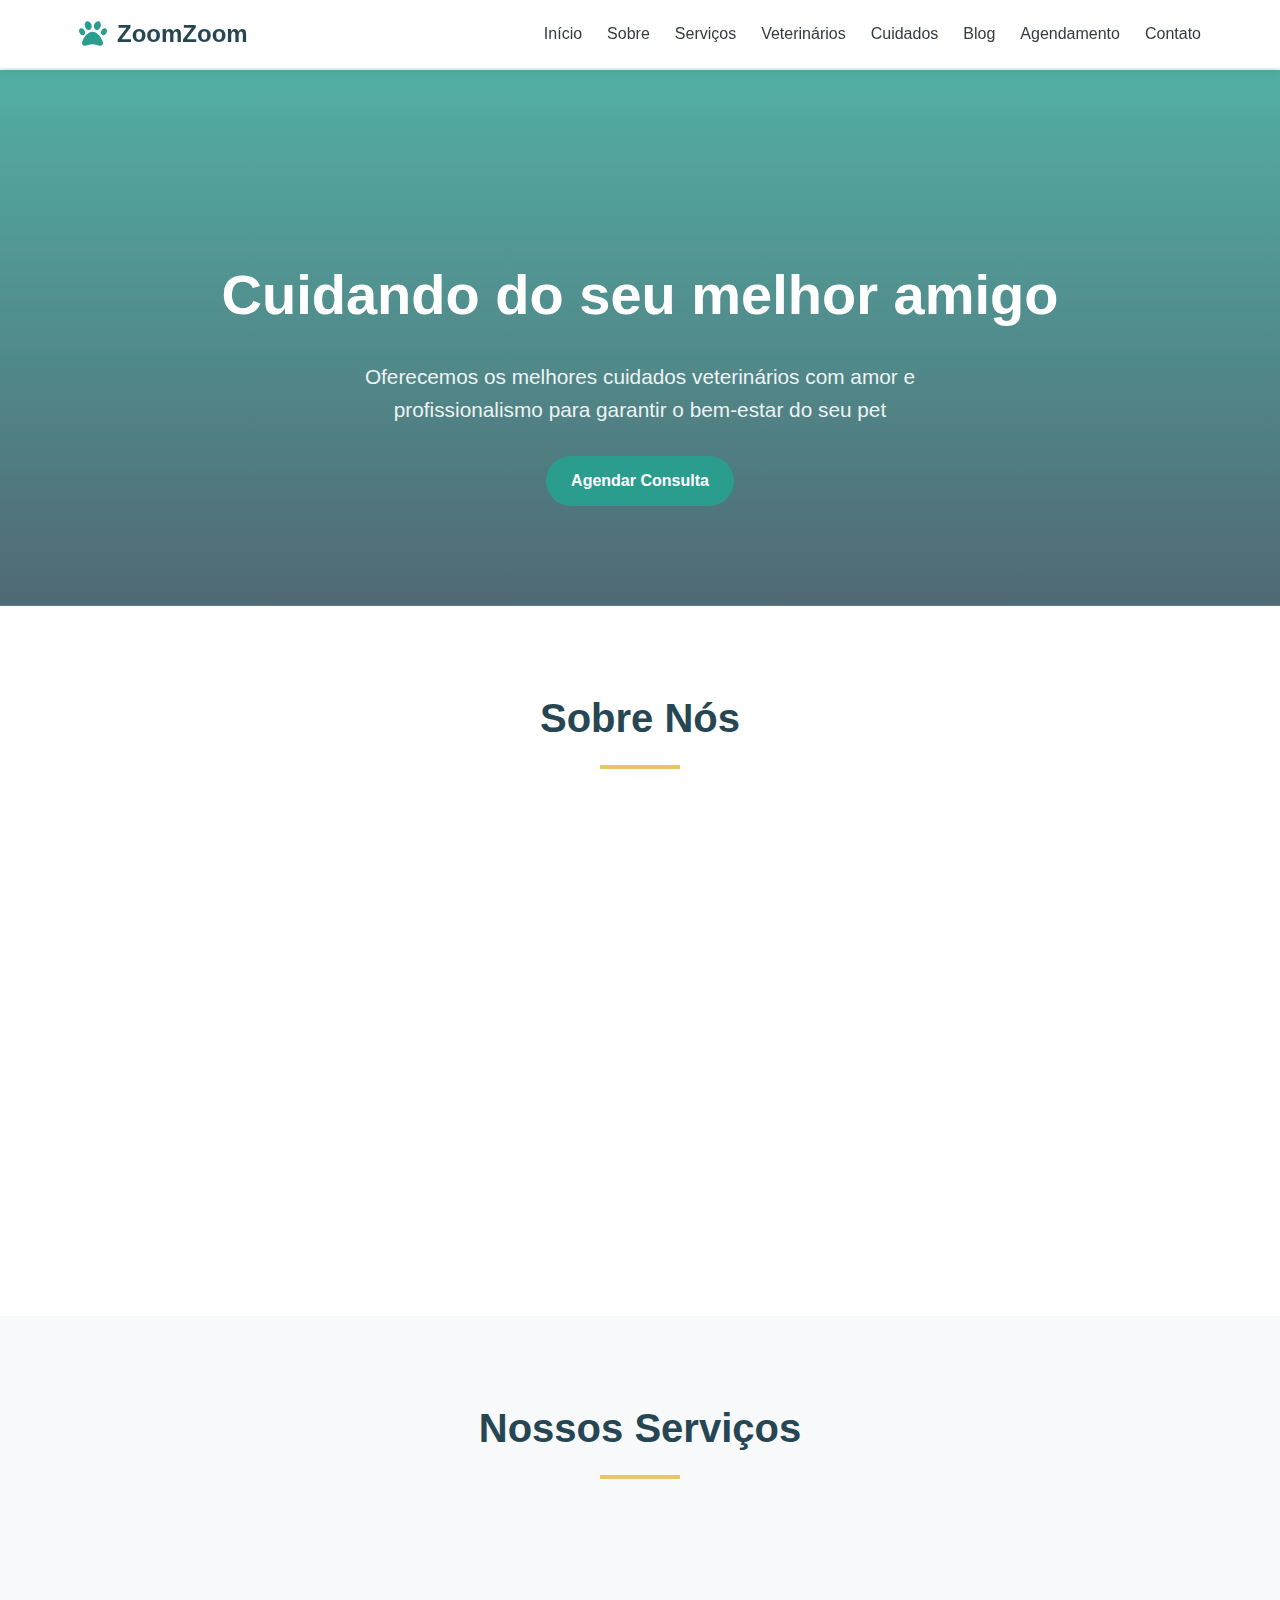
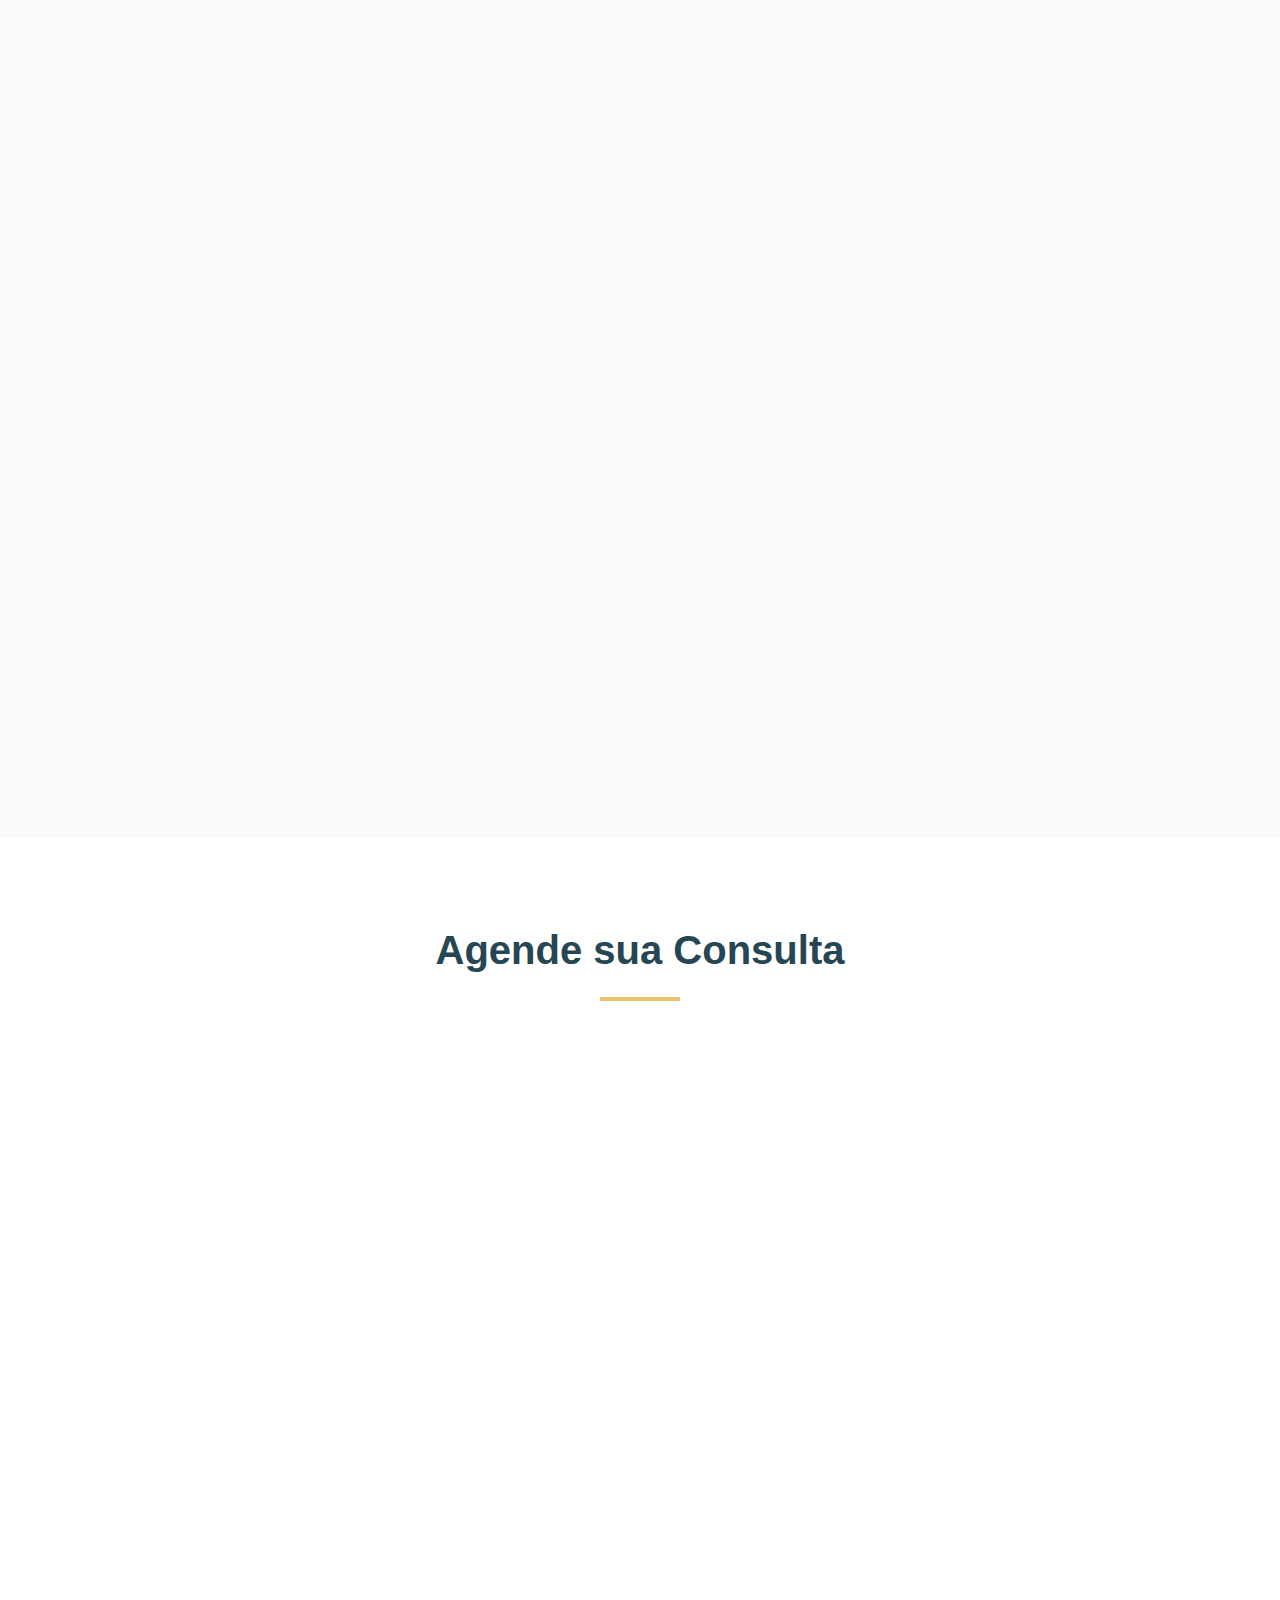
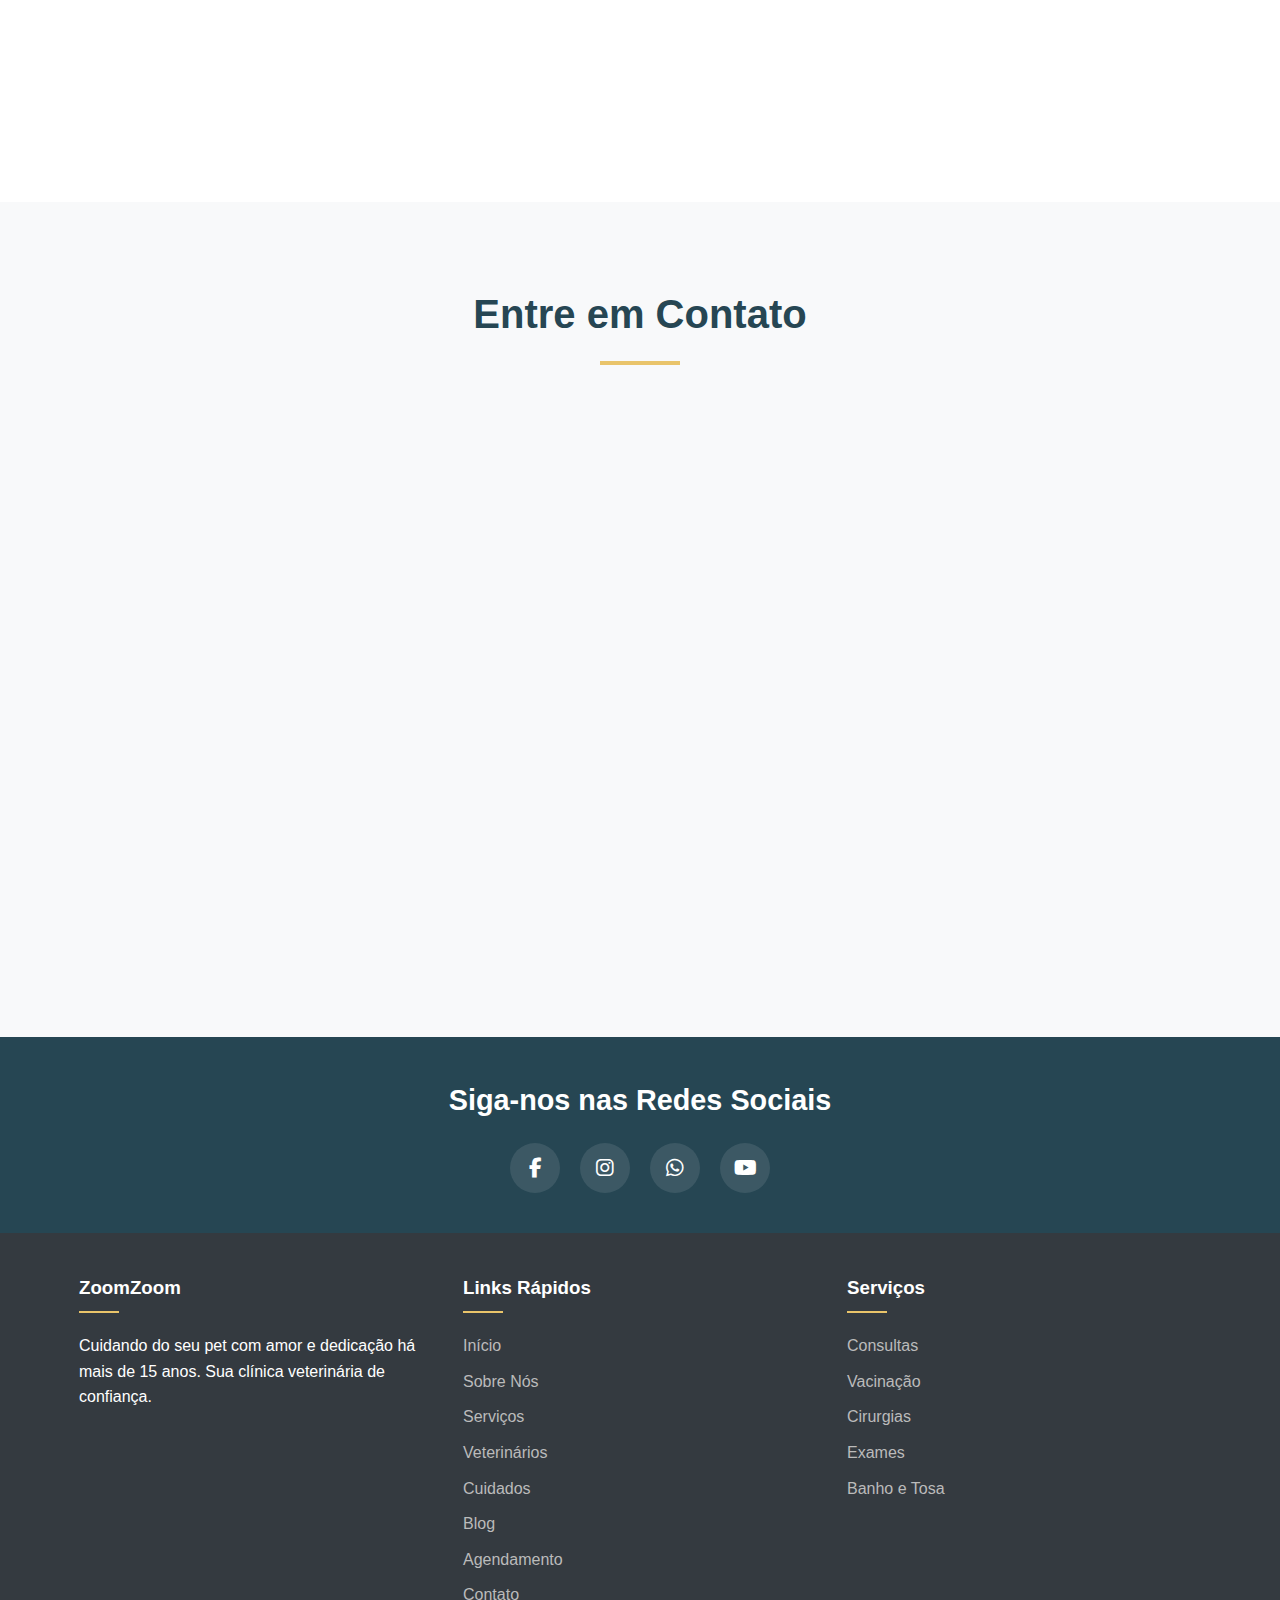
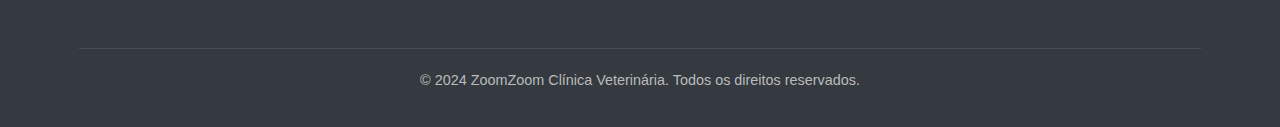
<file: index.html>
<!DOCTYPE html>
<html lang="pt-br">
<head>
    <meta charset="UTF-8">
    <meta name="viewport" content="width=device-width, initial-scale=1.0">
    <title>ZoomZoom - Clínica Veterinária</title>
    <link rel="stylesheet" href="css/style.css">
    <link rel="stylesheet" href="css/responsive.css">
    <link rel="stylesheet" href="https://cdnjs.cloudflare.com/ajax/libs/font-awesome/6.4.0/css/all.min.css">
</head>
<body>
    <!-- Header -->
    <header>
        <div class="container">
            <div class="header-container">
                <div class="logo">
                    <i class="fas fa-paw"></i>
                    <h1>ZoomZoom</h1>
                </div>
                <nav>
                    <ul class="nav-menu">
                        <li><a href="#home">Início</a></li>
                        <li><a href="#sobre">Sobre</a></li>
                        <li><a href="#servicos">Serviços</a></li>
                        <li><a href="pages/veterinarios.html">Veterinários</a></li>
                        <li><a href="pages/cuidados.html">Cuidados</a></li>
                        <li><a href="pages/blog.html">Blog</a></li>
                        <li><a href="#agendamento">Agendamento</a></li>
                        <li><a href="#contato">Contato</a></li>
                    </ul>
                    <div class="mobile-menu">
                        <i class="fas fa-bars"></i>
                    </div>
                </nav>
            </div>
        </div>
    </header>

    <!-- Hero Section -->
    <section id="home" class="hero">
        <div class="container">
            <h2>Cuidando do seu melhor amigo</h2>
            <p>Oferecemos os melhores cuidados veterinários com amor e profissionalismo para garantir o bem-estar do seu pet</p>
            <a href="#agendamento" class="btn">Agendar Consulta</a>
        </div>
    </section>

    <!-- Sobre -->
    <section id="sobre" class="about">
        <div class="container">
            <h2 class="section-title">Sobre Nós</h2>
            <div class="about-content">
                <div class="about-text">
                    <h3>Mais de 15 anos cuidando dos seus pets</h3>
                    <p>Na ZoomZoom, entendemos que seu animal de estimação é parte da família. Nossa equipe de veterinários altamente qualificados está comprometida em fornecer o mais alto padrão de cuidados veterinários.</p>
                    <p>Oferecemos uma abordagem personalizada para cada paciente, garantindo conforto e bem-estar durante todo o tratamento.</p>
                    <div class="features">
                        <div class="feature-item">
                            <i class="fas fa-check-circle"></i>
                            <span>Equipe especializada 24h</span>
                        </div>
                        <div class="feature-item">
                            <i class="fas fa-check-circle"></i>
                            <span>Laboratório próprio</span>
                        </div>
                        <div class="feature-item">
                            <i class="fas fa-check-circle"></i>
                            <span>Atendimento emergencial</span>
                        </div>
                    </div>
                </div>
                <div class="about-image">
                    <div class="image-placeholder">
                        <i class="fas fa-clinic-medical"></i>
                        <p>Imagem da nossa clínica</p>
                    </div>
                </div>
            </div>
        </div>
    </section>

    <!-- Serviços -->
    <section id="servicos" class="services">
        <div class="container">
            <h2 class="section-title">Nossos Serviços</h2>
            <div class="services-grid">
                <!-- Os serviços serão carregados via JavaScript -->
            </div>
        </div>
    </section>

    <!-- Agendamento -->
    <section id="agendamento" class="appointment">
        <div class="container">
            <h2 class="section-title">Agende sua Consulta</h2>
            <form class="appointment-form" id="appointmentForm">
                <div class="form-row">
                    <div class="form-group">
                        <label for="nome">Nome do Tutor *</label>
                        <input type="text" id="nome" class="form-control" required>
                    </div>
                    <div class="form-group">
                        <label for="telefone">Telefone *</label>
                        <input type="tel" id="telefone" class="form-control" required>
                    </div>
                </div>
                <div class="form-row">
                    <div class="form-group">
                        <label for="email">Email</label>
                        <input type="email" id="email" class="form-control">
                    </div>
                    <div class="form-group">
                        <label for="pet">Nome do Pet *</label>
                        <input type="text" id="pet" class="form-control" required>
                    </div>
                </div>
                <div class="form-row">
                    <div class="form-group">
                        <label for="especie">Espécie *</label>
                        <select id="especie" class="form-control" required>
                            <option value="">Selecione...</option>
                            <option value="cachorro">Cachorro</option>
                            <option value="gato">Gato</option>
                            <option value="ave">Ave</option>
                            <option value="roedor">Roedor</option>
                            <option value="outro">Outro</option>
                        </select>
                    </div>
                    <div class="form-group">
                        <label for="raca">Raça</label>
                        <input type="text" id="raca" class="form-control">
                    </div>
                </div>
                <div class="form-row">
                    <div class="form-group">
                        <label for="servico">Serviço Desejado *</label>
                        <select id="servico" class="form-control" required>
                            <option value="">Selecione...</option>
                            <!-- Opções serão carregadas via JavaScript -->
                        </select>
                    </div>
                    <div class="form-group">
                        <label for="data">Data Preferencial *</label>
                        <input type="date" id="data" class="form-control" required>
                    </div>
                </div>
                <div class="form-group">
                    <label for="observacoes">Observações</label>
                    <textarea id="observacoes" class="form-control" rows="4" placeholder="Alguma informação adicional sobre seu pet..."></textarea>
                </div>
                <button type="submit" class="btn btn-block">Solicitar Agendamento</button>
            </form>
        </div>
    </section>

    <!-- Contato -->
    <section id="contato" class="contact">
        <div class="container">
            <h2 class="section-title">Entre em Contato</h2>
            <div class="contact-container">
                <div class="contact-info">
                    <h3>Informações de Contato</h3>
                    <div class="contact-details">
                        <div class="contact-item">
                            <i class="fas fa-map-marker-alt"></i>
                            <div>
                                <h4>Endereço</h4>
                                <p>Rua dos Animais, 123 - Centro, São Paulo - SP</p>
                            </div>
                        </div>
                        <div class="contact-item">
                            <i class="fas fa-phone"></i>
                            <div>
                                <h4>Telefone</h4>
                                <p>(11) 9999-9999</p>
                            </div>
                        </div>
                        <div class="contact-item">
                            <i class="fas fa-envelope"></i>
                            <div>
                                <h4>Email</h4>
                                <p>contato@zoomzoom.com.br</p>
                            </div>
                        </div>
                        <div class="contact-item">
                            <i class="fas fa-clock"></i>
                            <div>
                                <h4>Horário de Funcionamento</h4>
                                <p>Segunda a Sexta: 8h às 18h</p>
                                <p>Sábado: 8h às 12h</p>
                                <p>Plantão 24h para emergências</p>
                            </div>
                        </div>
                    </div>
                </div>
                <div class="contact-form">
                    <h3>Envie uma Mensagem</h3>
                    <form id="contactForm">
                        <div class="form-group">
                            <input type="text" class="form-control" placeholder="Seu nome" required>
                        </div>
                        <div class="form-group">
                            <input type="email" class="form-control" placeholder="Seu email" required>
                        </div>
                        <div class="form-group">
                            <input type="text" class="form-control" placeholder="Assunto" required>
                        </div>
                        <div class="form-group">
                            <textarea class="form-control" placeholder="Sua mensagem" rows="5" required></textarea>
                        </div>
                        <button type="submit" class="btn">Enviar Mensagem</button>
                    </form>
                </div>
            </div>
        </div>
    </section>

    <!-- Redes Sociais -->
    <section class="social-media">
        <div class="container">
            <h3 class="social-title">Siga-nos nas Redes Sociais</h3>
            <div class="social-icons">
                <a href="#" class="social-icon"><i class="fab fa-facebook-f"></i></a>
                <a href="#" class="social-icon"><i class="fab fa-instagram"></i></a>
                <a href="#" class="social-icon"><i class="fab fa-whatsapp"></i></a>
                <a href="#" class="social-icon"><i class="fab fa-youtube"></i></a>
            </div>
        </div>
    </section>

    <!-- Footer -->
    <footer>
        <div class="container">
            <div class="footer-content">
                <div class="footer-column">
                    <h3>ZoomZoom</h3>
                    <p>Cuidando do seu pet com amor e dedicação há mais de 15 anos. Sua clínica veterinária de confiança.</p>
                </div>
                <div class="footer-column">
                    <h3>Links Rápidos</h3>
                    <ul class="footer-links">
                        <li><a href="#home">Início</a></li>
                        <li><a href="#sobre">Sobre Nós</a></li>
                        <li><a href="#servicos">Serviços</a></li>
                        <li><a href="pages/veterinarios.html">Veterinários</a></li>
                        <li><a href="pages/cuidados.html">Cuidados</a></li>
                        <li><a href="pages/blog.html">Blog</a></li>
                        <li><a href="#agendamento">Agendamento</a></li>
                        <li><a href="#contato">Contato</a></li>
                    </ul>
                </div>
                <div class="footer-column">
                    <h3>Serviços</h3>
                    <ul class="footer-links">
                        <li><a href="#servicos">Consultas</a></li>
                        <li><a href="#servicos">Vacinação</a></li>
                        <li><a href="#servicos">Cirurgias</a></li>
                        <li><a href="#servicos">Exames</a></li>
                        <li><a href="#servicos">Banho e Tosa</a></li>
                    </ul>
                </div>
            </div>
            <div class="copyright">
                <p>&copy; 2024 ZoomZoom Clínica Veterinária. Todos os direitos reservados.</p>
            </div>
        </div>
    </footer>

    <script src="js/main.js"></script>
    <script src="js/appointment.js"></script>
</body>
</html>
</file>
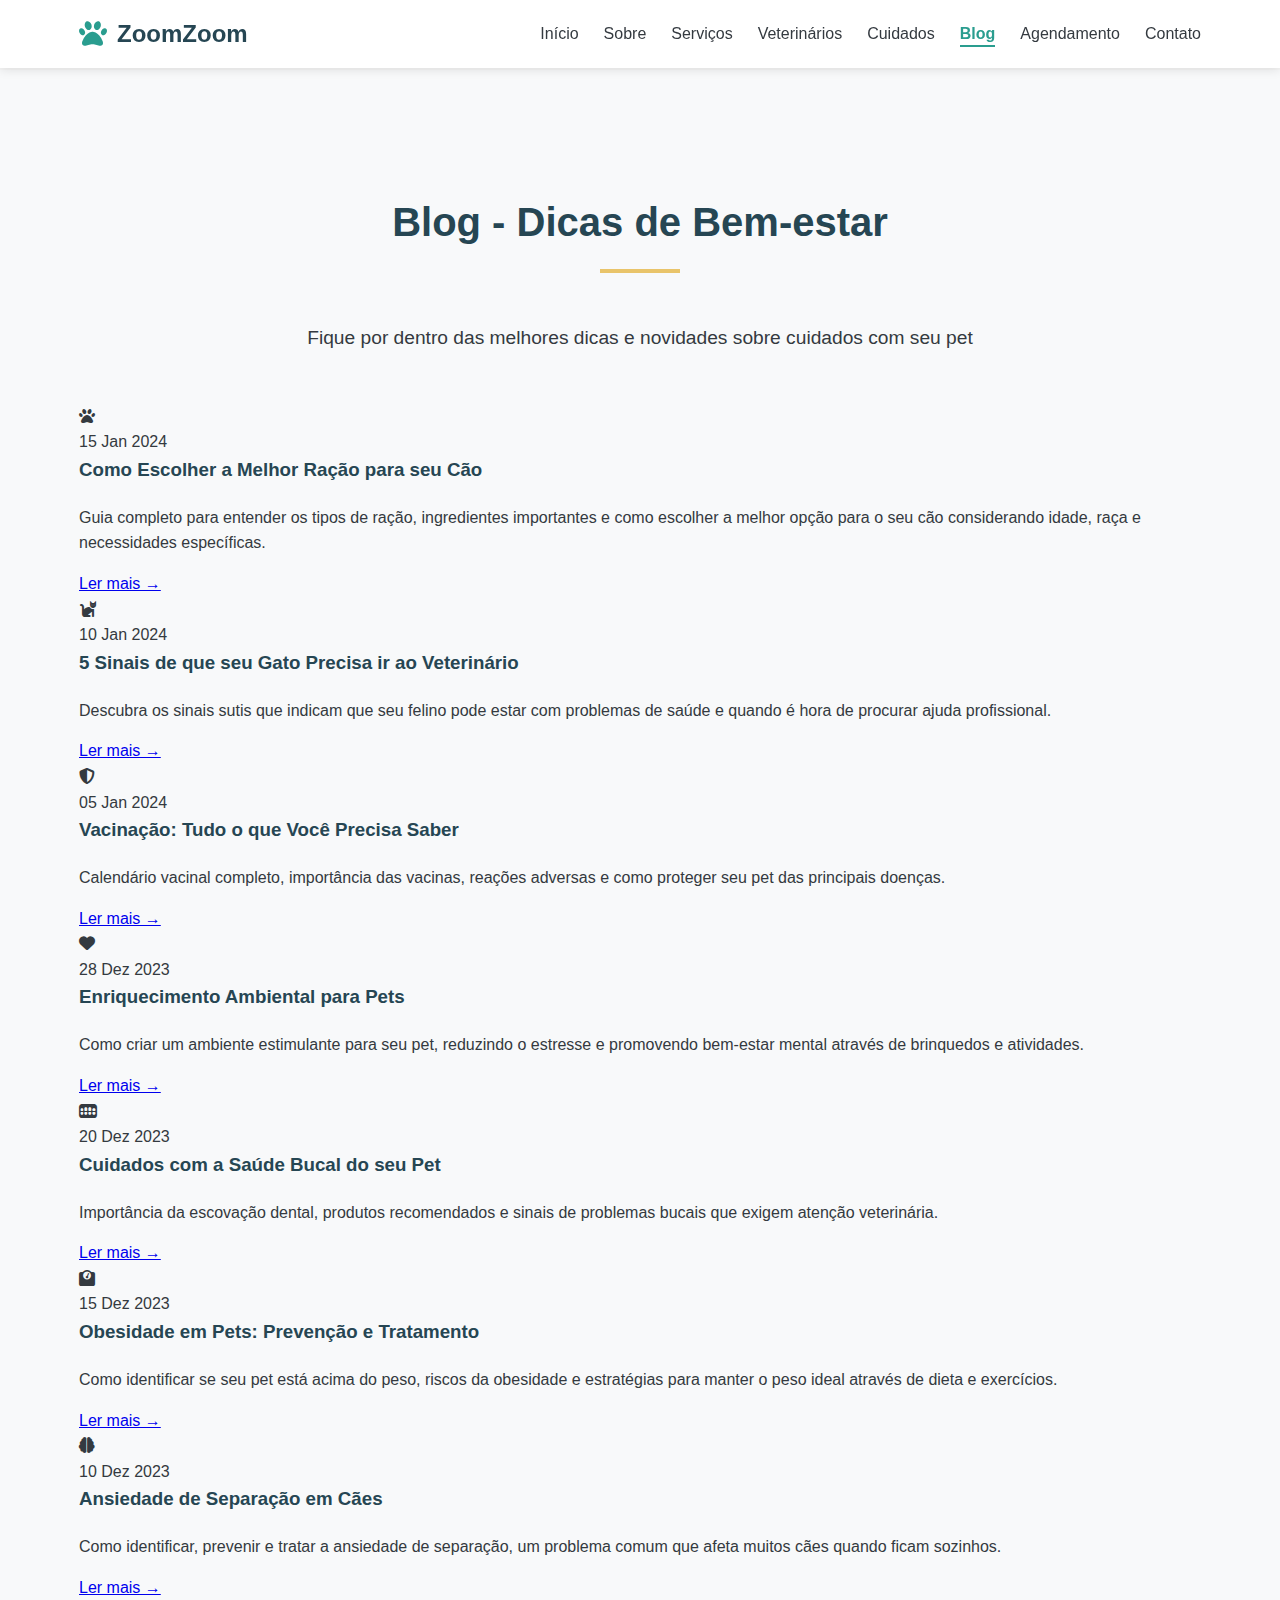
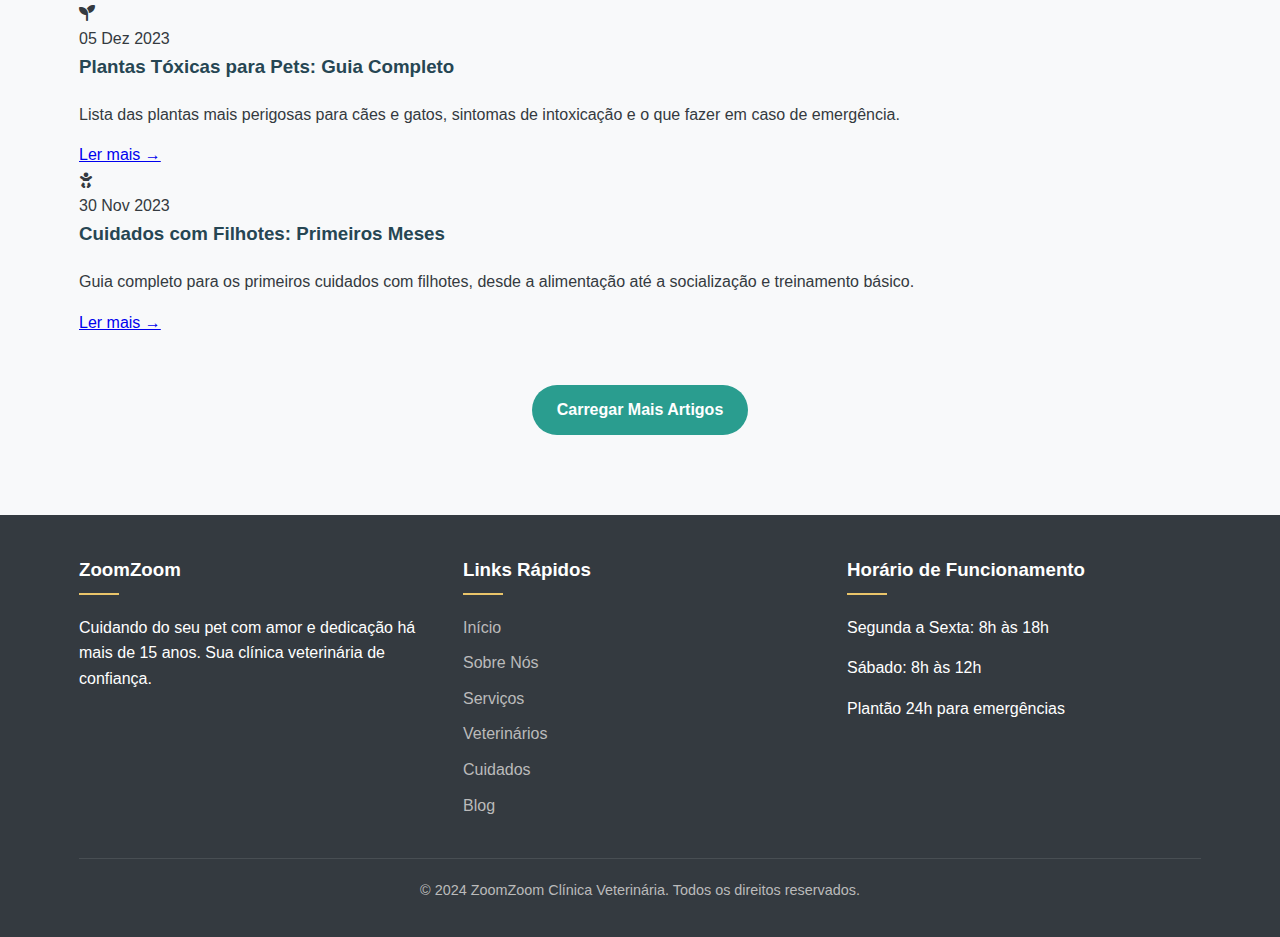
<file: pages/blog.html>
<!DOCTYPE html>
<html lang="pt-br">
<head>
    <meta charset="UTF-8">
    <meta name="viewport" content="width=device-width, initial-scale=1.0">
    <title>Blog - ZoomZoom Clínica Veterinária</title>
    <link rel="stylesheet" href="../css/style.css">
    <link rel="stylesheet" href="../css/responsive.css">
    <link rel="stylesheet" href="https://cdnjs.cloudflare.com/ajax/libs/font-awesome/6.4.0/css/all.min.css">
</head>
<body>
    <header>
        <div class="container">
            <div class="header-container">
                <div class="logo">
                    <a href="../index.html" style="text-decoration: none; color: inherit; display: flex; align-items: center;">
                        <i class="fas fa-paw"></i>
                        <h1>ZoomZoom</h1>
                    </a>
                </div>
                <nav>
                    <ul class="nav-menu">
                        <li><a href="../index.html">Início</a></li>
                        <li><a href="sobre.html">Sobre</a></li>
                        <li><a href="servicos.html">Serviços</a></li>
                        <li><a href="veterinarios.html">Veterinários</a></li>
                        <li><a href="cuidados.html">Cuidados</a></li>
                        <li><a href="blog.html" class="active">Blog</a></li>
                        <li><a href="../index.html#agendamento">Agendamento</a></li>
                        <li><a href="contato.html">Contato</a></li>
                    </ul>
                    <div class="mobile-menu">
                        <i class="fas fa-bars"></i>
                    </div>
                </nav>
            </div>
        </div>
    </header>

    <section class="blog-page" style="padding: 120px 0 80px; margin-top: 70px;">
        <div class="container">
            <h1 class="section-title">Blog - Dicas de Bem-estar</h1>
            <p style="text-align: center; max-width: 800px; margin: 0 auto 50px; font-size: 1.2rem;">
                Fique por dentro das melhores dicas e novidades sobre cuidados com seu pet
            </p>
            
            <div class="blog-grid">
                <article class="blog-card">
                    <div class="blog-image">
                        <i class="fas fa-paw"></i>
                    </div>
                    <div class="blog-content">
                        <span class="blog-date">15 Jan 2024</span>
                        <h3>Como Escolher a Melhor Ração para seu Cão</h3>
                        <p>Guia completo para entender os tipos de ração, ingredientes importantes e como escolher a melhor opção para o seu cão considerando idade, raça e necessidades específicas.</p>
                        <a href="#" class="read-more">Ler mais →</a>
                    </div>
                </article>

                <article class="blog-card">
                    <div class="blog-image">
                        <i class="fas fa-cat"></i>
                    </div>
                    <div class="blog-content">
                        <span class="blog-date">10 Jan 2024</span>
                        <h3>5 Sinais de que seu Gato Precisa ir ao Veterinário</h3>
                        <p>Descubra os sinais sutis que indicam que seu felino pode estar com problemas de saúde e quando é hora de procurar ajuda profissional.</p>
                        <a href="#" class="read-more">Ler mais →</a>
                    </div>
                </article>

                <article class="blog-card">
                    <div class="blog-image">
                        <i class="fas fa-shield-alt"></i>
                    </div>
                    <div class="blog-content">
                        <span class="blog-date">05 Jan 2024</span>
                        <h3>Vacinação: Tudo o que Você Precisa Saber</h3>
                        <p>Calendário vacinal completo, importância das vacinas, reações adversas e como proteger seu pet das principais doenças.</p>
                        <a href="#" class="read-more">Ler mais →</a>
                    </div>
                </article>

                <article class="blog-card">
                    <div class="blog-image">
                        <i class="fas fa-heart"></i>
                    </div>
                    <div class="blog-content">
                        <span class="blog-date">28 Dez 2023</span>
                        <h3>Enriquecimento Ambiental para Pets</h3>
                        <p>Como criar um ambiente estimulante para seu pet, reduzindo o estresse e promovendo bem-estar mental através de brinquedos e atividades.</p>
                        <a href="#" class="read-more">Ler mais →</a>
                    </div>
                </article>

                <article class="blog-card">
                    <div class="blog-image">
                        <i class="fas fa-teeth"></i>
                    </div>
                    <div class="blog-content">
                        <span class="blog-date">20 Dez 2023</span>
                        <h3>Cuidados com a Saúde Bucal do seu Pet</h3>
                        <p>Importância da escovação dental, produtos recomendados e sinais de problemas bucais que exigem atenção veterinária.</p>
                        <a href="#" class="read-more">Ler mais →</a>
                    </div>
                </article>

                <article class="blog-card">
                    <div class="blog-image">
                        <i class="fas fa-weight"></i>
                    </div>
                    <div class="blog-content">
                        <span class="blog-date">15 Dez 2023</span>
                        <h3>Obesidade em Pets: Prevenção e Tratamento</h3>
                        <p>Como identificar se seu pet está acima do peso, riscos da obesidade e estratégias para manter o peso ideal através de dieta e exercícios.</p>
                        <a href="#" class="read-more">Ler mais →</a>
                    </div>
                </article>

                <article class="blog-card">
                    <div class="blog-image">
                        <i class="fas fa-brain"></i>
                    </div>
                    <div class="blog-content">
                        <span class="blog-date">10 Dez 2023</span>
                        <h3>Ansiedade de Separação em Cães</h3>
                        <p>Como identificar, prevenir e tratar a ansiedade de separação, um problema comum que afeta muitos cães quando ficam sozinhos.</p>
                        <a href="#" class="read-more">Ler mais →</a>
                    </div>
                </article>

                <article class="blog-card">
                    <div class="blog-image">
                        <i class="fas fa-seedling"></i>
                    </div>
                    <div class="blog-content">
                        <span class="blog-date">05 Dez 2023</span>
                        <h3>Plantas Tóxicas para Pets: Guia Completo</h3>
                        <p>Lista das plantas mais perigosas para cães e gatos, sintomas de intoxicação e o que fazer em caso de emergência.</p>
                        <a href="#" class="read-more">Ler mais →</a>
                    </div>
                </article>

                <article class="blog-card">
                    <div class="blog-image">
                        <i class="fas fa-baby"></i>
                    </div>
                    <div class="blog-content">
                        <span class="blog-date">30 Nov 2023</span>
                        <h3>Cuidados com Filhotes: Primeiros Meses</h3>
                        <p>Guia completo para os primeiros cuidados com filhotes, desde a alimentação até a socialização e treinamento básico.</p>
                        <a href="#" class="read-more">Ler mais →</a>
                    </div>
                </article>
            </div>
            
            <div style="text-align: center; margin-top: 50px;">
                <a href="#" class="btn">Carregar Mais Artigos</a>
            </div>
        </div>
    </section>

    <footer>
        <div class="container">
            <div class="footer-content">
                <div class="footer-column">
                    <h3>ZoomZoom</h3>
                    <p>Cuidando do seu pet com amor e dedicação há mais de 15 anos. Sua clínica veterinária de confiança.</p>
                </div>
                <div class="footer-column">
                    <h3>Links Rápidos</h3>
                    <ul class="footer-links">
                        <li><a href="../index.html">Início</a></li>
                        <li><a href="sobre.html">Sobre Nós</a></li>
                        <li><a href="servicos.html">Serviços</a></li>
                        <li><a href="veterinarios.html">Veterinários</a></li>
                        <li><a href="cuidados.html">Cuidados</a></li>
                        <li><a href="blog.html">Blog</a></li>
                    </ul>
                </div>
                <div class="footer-column">
                    <h3>Horário de Funcionamento</h3>
                    <p>Segunda a Sexta: 8h às 18h</p>
                    <p>Sábado: 8h às 12h</p>
                    <p>Plantão 24h para emergências</p>
                </div>
            </div>
            <div class="copyright">
                <p>&copy; 2024 ZoomZoom Clínica Veterinária. Todos os direitos reservados.</p>
            </div>
        </div>
    </footer>

    <script src="../js/main.js"></script>
    <style>
        .blog-page {
            background-color: var(--light);
        }
        
        .nav-menu .active {
            color: var(--primary);
            font-weight: 600;
        }
        
        .nav-menu .active:after {
            width: 100%;
        }
    </style>
</body>
</html>
</file>
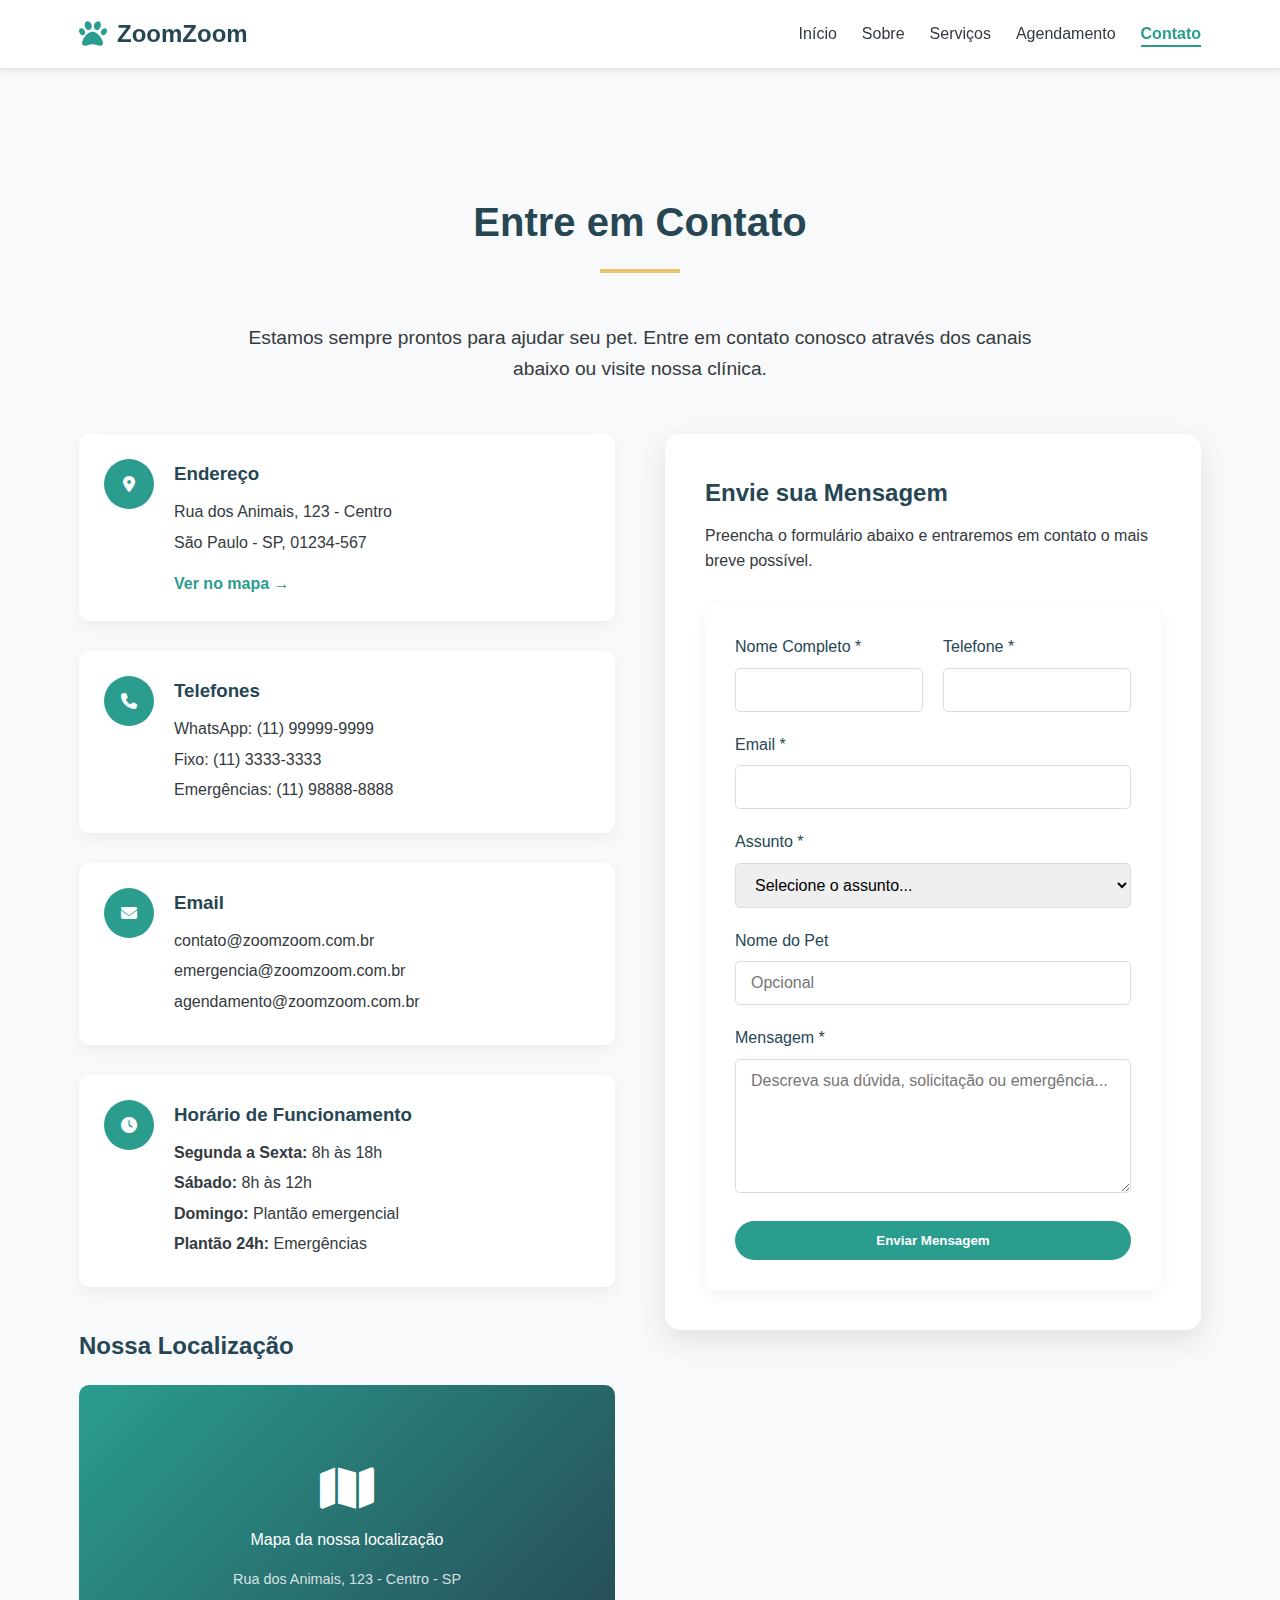
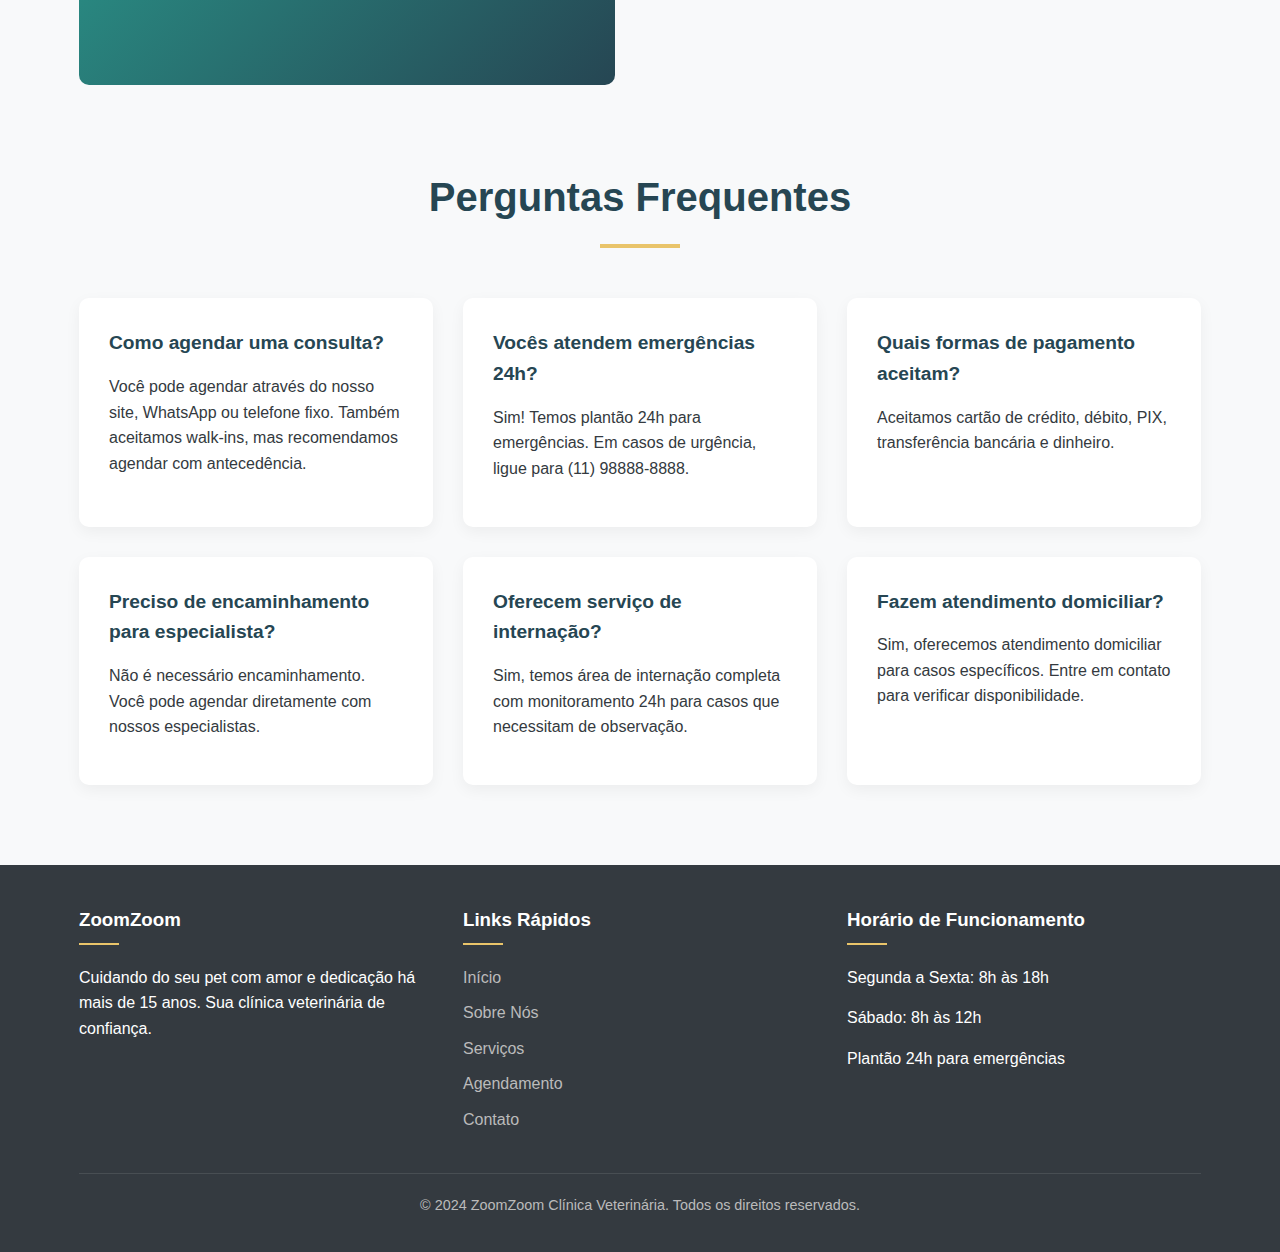
<file: pages/contato.html>
<!DOCTYPE html>
<html lang="pt-br">
<head>
    <meta charset="UTF-8">
    <meta name="viewport" content="width=device-width, initial-scale=1.0">
    <title>Contato - ZoomZoom Clínica Veterinária</title>
    <link rel="stylesheet" href="../css/style.css">
    <link rel="stylesheet" href="../css/responsive.css">
    <link rel="stylesheet" href="https://cdnjs.cloudflare.com/ajax/libs/font-awesome/6.4.0/css/all.min.css">
</head>
<body>
    <!-- Header -->
    <header>
        <div class="container">
            <div class="header-container">
                <div class="logo">
                    <a href="../index.html" style="text-decoration: none; color: inherit; display: flex; align-items: center;">
                        <i class="fas fa-paw"></i>
                        <h1>ZoomZoom</h1>
                    </a>
                </div>
                <nav>
                    <ul class="nav-menu">
                        <li><a href="../index.html">Início</a></li>
                        <li><a href="sobre.html">Sobre</a></li>
                        <li><a href="servicos.html">Serviços</a></li>
                        <li><a href="../index.html#agendamento">Agendamento</a></li>
                        <li><a href="contato.html" class="active">Contato</a></li>
                    </ul>
                    <div class="mobile-menu">
                        <i class="fas fa-bars"></i>
                    </div>
                </nav>
            </div>
        </div>
    </header>

    <!-- Página de Contato -->
    <section class="contact-page" style="padding: 120px 0 80px; margin-top: 70px;">
        <div class="container">
            <h1 class="section-title">Entre em Contato</h1>
            <p style="text-align: center; max-width: 800px; margin: 0 auto 50px; font-size: 1.2rem;">
                Estamos sempre prontos para ajudar seu pet. Entre em contato conosco através dos canais abaixo ou visite nossa clínica.
            </p>

            <div class="contact-content">
                <!-- Informações de Contato -->
                <div class="contact-info-section">
                    <div class="contact-methods">
                        <div class="contact-method">
                            <div class="method-icon">
                                <i class="fas fa-map-marker-alt"></i>
                            </div>
                            <div class="method-info">
                                <h3>Endereço</h3>
                                <p>Rua dos Animais, 123 - Centro</p>
                                <p>São Paulo - SP, 01234-567</p>
                                <a href="#" class="map-link">Ver no mapa →</a>
                            </div>
                        </div>

                        <div class="contact-method">
                            <div class="method-icon">
                                <i class="fas fa-phone"></i>
                            </div>
                            <div class="method-info">
                                <h3>Telefones</h3>
                                <p>WhatsApp: (11) 99999-9999</p>
                                <p>Fixo: (11) 3333-3333</p>
                                <p>Emergências: (11) 98888-8888</p>
                            </div>
                        </div>

                        <div class="contact-method">
                            <div class="method-icon">
                                <i class="fas fa-envelope"></i>
                            </div>
                            <div class="method-info">
                                <h3>Email</h3>
                                <p>contato@zoomzoom.com.br</p>
                                <p>emergencia@zoomzoom.com.br</p>
                                <p>agendamento@zoomzoom.com.br</p>
                            </div>
                        </div>

                        <div class="contact-method">
                            <div class="method-icon">
                                <i class="fas fa-clock"></i>
                            </div>
                            <div class="method-info">
                                <h3>Horário de Funcionamento</h3>
                                <p><strong>Segunda a Sexta:</strong> 8h às 18h</p>
                                <p><strong>Sábado:</strong> 8h às 12h</p>
                                <p><strong>Domingo:</strong> Plantão emergencial</p>
                                <p><strong>Plantão 24h:</strong> Emergências</p>
                            </div>
                        </div>
                    </div>

                    <!-- Mapa -->
                    <div class="map-section">
                        <h3>Nossa Localização</h3>
                        <div class="map-placeholder">
                            <div style="background: linear-gradient(135deg, var(--primary), var(--secondary)); height: 300px; border-radius: 10px; display: flex; align-items: center; justify-content: center; color: white;">
                                <div style="text-align: center;">
                                    <i class="fas fa-map" style="font-size: 3rem; margin-bottom: 15px;"></i>
                                    <p>Mapa da nossa localização</p>
                                    <p style="font-size: 0.9rem; opacity: 0.8;">Rua dos Animais, 123 - Centro - SP</p>
                                </div>
                            </div>
                        </div>
                    </div>
                </div>

                <!-- Formulário de Contato -->
                <div class="contact-form-section">
                    <div class="form-container">
                        <h2>Envie sua Mensagem</h2>
                        <p>Preencha o formulário abaixo e entraremos em contato o mais breve possível.</p>
                        
                        <form class="contact-form" id="contactPageForm">
                            <div class="form-row">
                                <div class="form-group">
                                    <label for="nome">Nome Completo *</label>
                                    <input type="text" id="nome" class="form-control" required>
                                </div>
                                <div class="form-group">
                                    <label for="telefone">Telefone *</label>
                                    <input type="tel" id="telefone" class="form-control" required>
                                </div>
                            </div>
                            
                            <div class="form-group">
                                <label for="email">Email *</label>
                                <input type="email" id="email" class="form-control" required>
                            </div>
                            
                            <div class="form-group">
                                <label for="assunto">Assunto *</label>
                                <select id="assunto" class="form-control" required>
                                    <option value="">Selecione o assunto...</option>
                                    <option value="agendamento">Agendamento de Consulta</option>
                                    <option value="duvida">Dúvida sobre Serviços</option>
                                    <option value="orcamento">Orçamento</option>
                                    <option value="emergencia">Emergência</option>
                                    <option value="outro">Outro</option>
                                </select>
                            </div>
                            
                            <div class="form-group">
                                <label for="pet">Nome do Pet</label>
                                <input type="text" id="pet" class="form-control" placeholder="Opcional">
                            </div>
                            
                            <div class="form-group">
                                <label for="mensagem">Mensagem *</label>
                                <textarea id="mensagem" class="form-control" rows="6" placeholder="Descreva sua dúvida, solicitação ou emergência..." required></textarea>
                            </div>
                            
                            <button type="submit" class="btn btn-block">Enviar Mensagem</button>
                        </form>
                    </div>
                </div>
            </div>

            <!-- FAQ -->
            <div class="faq-section">
                <h2 class="section-title">Perguntas Frequentes</h2>
                <div class="faq-grid">
                    <div class="faq-item">
                        <h3>Como agendar uma consulta?</h3>
                        <p>Você pode agendar através do nosso site, WhatsApp ou telefone fixo. Também aceitamos walk-ins, mas recomendamos agendar com antecedência.</p>
                    </div>
                    
                    <div class="faq-item">
                        <h3>Vocês atendem emergências 24h?</h3>
                        <p>Sim! Temos plantão 24h para emergências. Em casos de urgência, ligue para (11) 98888-8888.</p>
                    </div>
                    
                    <div class="faq-item">
                        <h3>Quais formas de pagamento aceitam?</h3>
                        <p>Aceitamos cartão de crédito, débito, PIX, transferência bancária e dinheiro.</p>
                    </div>
                    
                    <div class="faq-item">
                        <h3>Preciso de encaminhamento para especialista?</h3>
                        <p>Não é necessário encaminhamento. Você pode agendar diretamente com nossos especialistas.</p>
                    </div>
                    
                    <div class="faq-item">
                        <h3>Oferecem serviço de internação?</h3>
                        <p>Sim, temos área de internação completa com monitoramento 24h para casos que necessitam de observação.</p>
                    </div>
                    
                    <div class="faq-item">
                        <h3>Fazem atendimento domiciliar?</h3>
                        <p>Sim, oferecemos atendimento domiciliar para casos específicos. Entre em contato para verificar disponibilidade.</p>
                    </div>
                </div>
            </div>
        </div>
    </section>

    <!-- Footer -->
    <footer>
        <div class="container">
            <div class="footer-content">
                <div class="footer-column">
                    <h3>ZoomZoom</h3>
                    <p>Cuidando do seu pet com amor e dedicação há mais de 15 anos. Sua clínica veterinária de confiança.</p>
                </div>
                <div class="footer-column">
                    <h3>Links Rápidos</h3>
                    <ul class="footer-links">
                        <li><a href="../index.html">Início</a></li>
                        <li><a href="sobre.html">Sobre Nós</a></li>
                        <li><a href="servicos.html">Serviços</a></li>
                        <li><a href="../index.html#agendamento">Agendamento</a></li>
                        <li><a href="contato.html">Contato</a></li>
                    </ul>
                </div>
                <div class="footer-column">
                    <h3>Horário de Funcionamento</h3>
                    <p>Segunda a Sexta: 8h às 18h</p>
                    <p>Sábado: 8h às 12h</p>
                    <p>Plantão 24h para emergências</p>
                </div>
            </div>
            <div class="copyright">
                <p>&copy; 2024 ZoomZoom Clínica Veterinária. Todos os direitos reservados.</p>
            </div>
        </div>
    </footer>

    <script src="../js/main.js"></script>
    <script>
        // Formulário de contato específico para esta página
        document.addEventListener('DOMContentLoaded', function() {
            const contactForm = document.getElementById('contactPageForm');
            
            if (contactForm) {
                contactForm.addEventListener('submit', function(e) {
                    e.preventDefault();
                    
                    // Validação
                    const inputs = this.querySelectorAll('input[required], select[required], textarea[required]');
                    let isValid = true;
                    
                    inputs.forEach(input => {
                        if (!input.value.trim()) {
                            input.classList.add('error');
                            isValid = false;
                        } else {
                            input.classList.remove('error');
                            input.classList.add('success');
                        }
                    });
                    
                    if (isValid) {
                        // Simular envio
                        const submitBtn = this.querySelector('button[type="submit"]');
                        const originalText = submitBtn.textContent;
                        
                        submitBtn.textContent = 'Enviando...';
                        submitBtn.disabled = true;
                        
                        setTimeout(() => {
                            // Criar mensagem de sucesso
                            const successMessage = document.createElement('div');
                            successMessage.className = 'form-message success';
                            successMessage.innerHTML = `
                                <h4>✅ Mensagem Enviada com Sucesso!</h4>
                                <p>Obrigado pelo seu contato! Retornaremos em até 2 horas úteis.</p>
                            `;
                            
                            this.parentNode.insertBefore(successMessage, this);
                            this.reset();
                            
                            submitBtn.textContent = originalText;
                            submitBtn.disabled = false;
                            
                            // Remover mensagem após 5 segundos
                            setTimeout(() => {
                                successMessage.remove();
                            }, 5000);
                            
                            // Remover classes de sucesso dos inputs
                            inputs.forEach(input => input.classList.remove('success'));
                        }, 2000);
                    }
                });
            }

            // Máscara para telefone
            const phoneInput = document.getElementById('telefone');
            if (phoneInput) {
                phoneInput.addEventListener('input', function(e) {
                    let value = e.target.value.replace(/\D/g, '');
                    
                    if (value.length <= 11) {
                        if (value.length <= 2) {
                            value = value.replace(/^(\d{0,2})/, '($1');
                        } else if (value.length <= 6) {
                            value = value.replace(/^(\d{2})(\d{0,4})/, '($1) $2');
                        } else if (value.length <= 10) {
                            value = value.replace(/^(\d{2})(\d{4})(\d{0,4})/, '($1) $2-$3');
                        } else {
                            value = value.replace(/^(\d{2})(\d{5})(\d{0,4})/, '($1) $2-$3');
                        }
                        
                        e.target.value = value;
                    }
                });
            }
        });
    </script>
    <style>
        .contact-page {
            background-color: var(--light);
        }
        
        .contact-content {
            display: grid;
            grid-template-columns: 1fr 1fr;
            gap: 50px;
            margin-bottom: 80px;
        }
        
        .contact-methods {
            margin-bottom: 40px;
        }
        
        .contact-method {
            display: flex;
            align-items: flex-start;
            margin-bottom: 30px;
            padding: 25px;
            background: white;
            border-radius: 10px;
            box-shadow: 0 5px 15px rgba(0,0,0,0.05);
        }
        
        .method-icon {
            background: var(--primary);
            color: white;
            width: 50px;
            height: 50px;
            border-radius: 50%;
            display: flex;
            align-items: center;
            justify-content: center;
            margin-right: 20px;
            flex-shrink: 0;
        }
        
        .method-info h3 {
            color: var(--secondary);
            margin-bottom: 10px;
        }
        
        .method-info p {
            margin-bottom: 5px;
            color: var(--dark);
        }
        
        .map-link {
            color: var(--primary);
            text-decoration: none;
            font-weight: 600;
            margin-top: 10px;
            display: inline-block;
        }
        
        .map-link:hover {
            text-decoration: underline;
        }
        
        .map-section h3 {
            color: var(--secondary);
            margin-bottom: 20px;
            font-size: 1.5rem;
        }
        
        .form-container {
            background: white;
            padding: 40px;
            border-radius: 15px;
            box-shadow: 0 10px 30px rgba(0,0,0,0.1);
        }
        
        .form-container h2 {
            color: var(--secondary);
            margin-bottom: 10px;
        }
        
        .form-container > p {
            margin-bottom: 30px;
            color: var(--dark);
        }
        
        .faq-section {
            margin-top: 80px;
        }
        
        .faq-grid {
            display: grid;
            grid-template-columns: repeat(auto-fit, minmax(350px, 1fr));
            gap: 30px;
        }
        
        .faq-item {
            background: white;
            padding: 30px;
            border-radius: 10px;
            box-shadow: 0 5px 15px rgba(0,0,0,0.05);
        }
        
        .faq-item h3 {
            color: var(--secondary);
            margin-bottom: 15px;
            font-size: 1.2rem;
        }
        
        .faq-item p {
            color: var(--dark);
            line-height: 1.6;
        }
        
        .nav-menu .active {
            color: var(--primary);
            font-weight: 600;
        }
        
        .nav-menu .active:after {
            width: 100%;
        }

        @media (max-width: 768px) {
            .contact-content {
                grid-template-columns: 1fr;
                gap: 30px;
            }
            
            .contact-method {
                flex-direction: column;
                text-align: center;
            }
            
            .method-icon {
                margin-right: 0;
                margin-bottom: 15px;
            }
            
            .faq-grid {
                grid-template-columns: 1fr;
            }
        }
    </style>
</body>
</html>
</file>
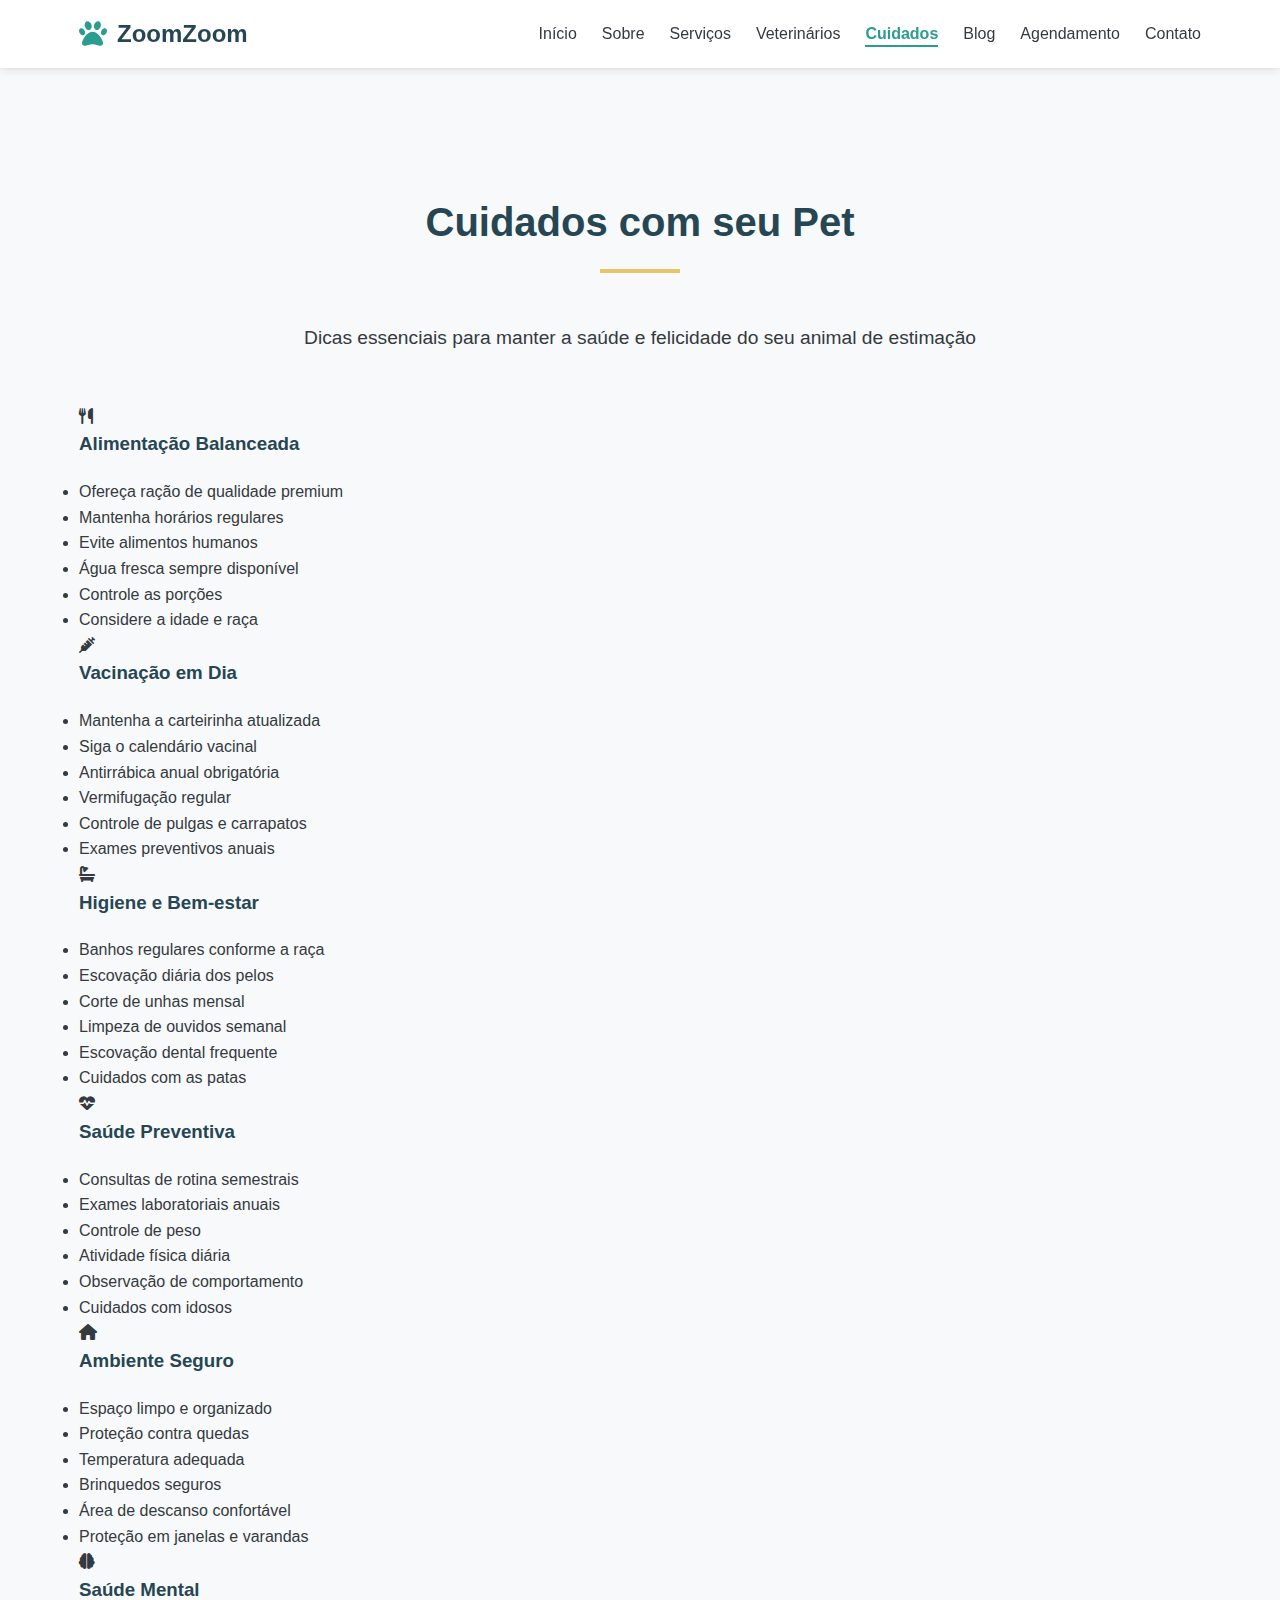
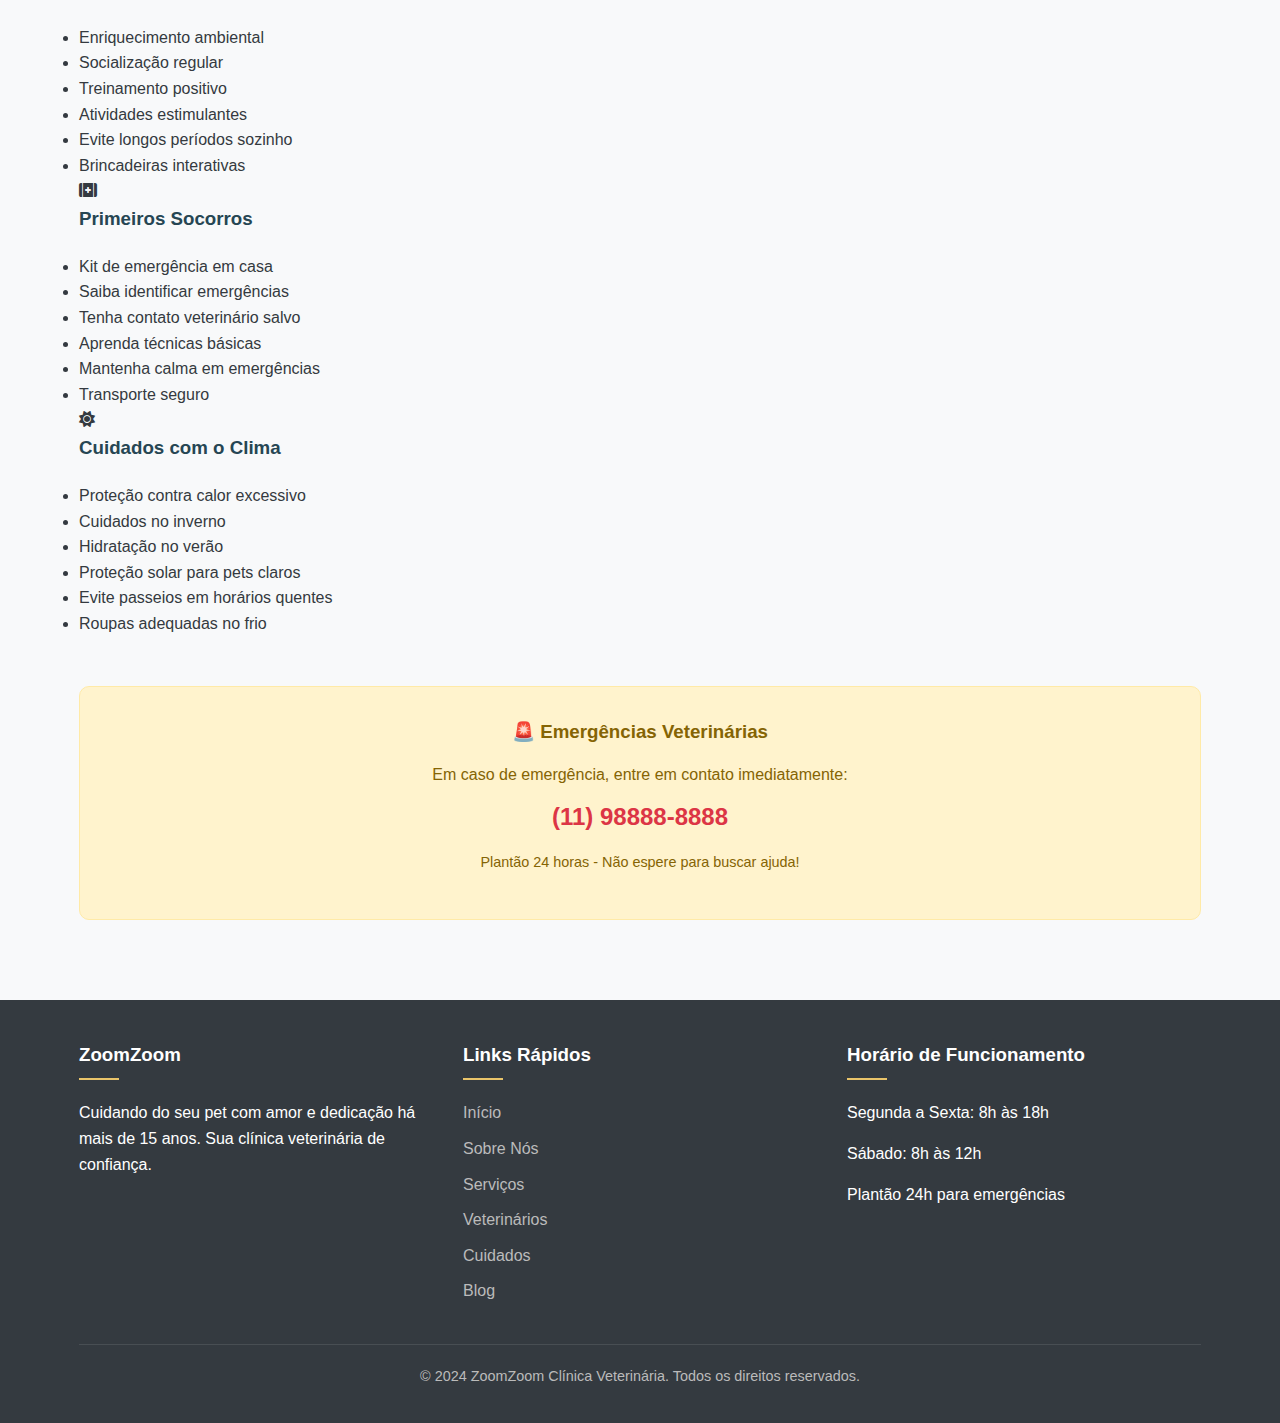
<file: pages/cuidados.html>
<!DOCTYPE html>
<html lang="pt-br">
<head>
    <meta charset="UTF-8">
    <meta name="viewport" content="width=device-width, initial-scale=1.0">
    <title>Cuidados com Pets - ZoomZoom Clínica Veterinária</title>
    <link rel="stylesheet" href="../css/style.css">
    <link rel="stylesheet" href="../css/responsive.css">
    <link rel="stylesheet" href="https://cdnjs.cloudflare.com/ajax/libs/font-awesome/6.4.0/css/all.min.css">
</head>
<body>
    <header>
        <div class="container">
            <div class="header-container">
                <div class="logo">
                    <a href="../index.html" style="text-decoration: none; color: inherit; display: flex; align-items: center;">
                        <i class="fas fa-paw"></i>
                        <h1>ZoomZoom</h1>
                    </a>
                </div>
                <nav>
                    <ul class="nav-menu">
                        <li><a href="../index.html">Início</a></li>
                        <li><a href="sobre.html">Sobre</a></li>
                        <li><a href="servicos.html">Serviços</a></li>
                        <li><a href="veterinarios.html">Veterinários</a></li>
                        <li><a href="cuidados.html" class="active">Cuidados</a></li>
                        <li><a href="blog.html">Blog</a></li>
                        <li><a href="../index.html#agendamento">Agendamento</a></li>
                        <li><a href="contato.html">Contato</a></li>
                    </ul>
                    <div class="mobile-menu">
                        <i class="fas fa-bars"></i>
                    </div>
                </nav>
            </div>
        </div>
    </header>

    <section class="care-page" style="padding: 120px 0 80px; margin-top: 70px;">
        <div class="container">
            <h1 class="section-title">Cuidados com seu Pet</h1>
            <p style="text-align: center; max-width: 800px; margin: 0 auto 50px; font-size: 1.2rem;">
                Dicas essenciais para manter a saúde e felicidade do seu animal de estimação
            </p>
            
            <div class="care-grid">
                <div class="care-card">
                    <div class="care-icon">
                        <i class="fas fa-utensils"></i>
                    </div>
                    <h3>Alimentação Balanceada</h3>
                    <ul>
                        <li>Ofereça ração de qualidade premium</li>
                        <li>Mantenha horários regulares</li>
                        <li>Evite alimentos humanos</li>
                        <li>Água fresca sempre disponível</li>
                        <li>Controle as porções</li>
                        <li>Considere a idade e raça</li>
                    </ul>
                </div>

                <div class="care-card">
                    <div class="care-icon">
                        <i class="fas fa-syringe"></i>
                    </div>
                    <h3>Vacinação em Dia</h3>
                    <ul>
                        <li>Mantenha a carteirinha atualizada</li>
                        <li>Siga o calendário vacinal</li>
                        <li>Antirrábica anual obrigatória</li>
                        <li>Vermifugação regular</li>
                        <li>Controle de pulgas e carrapatos</li>
                        <li>Exames preventivos anuais</li>
                    </ul>
                </div>

                <div class="care-card">
                    <div class="care-icon">
                        <i class="fas fa-bath"></i>
                    </div>
                    <h3>Higiene e Bem-estar</h3>
                    <ul>
                        <li>Banhos regulares conforme a raça</li>
                        <li>Escovação diária dos pelos</li>
                        <li>Corte de unhas mensal</li>
                        <li>Limpeza de ouvidos semanal</li>
                        <li>Escovação dental frequente</li>
                        <li>Cuidados com as patas</li>
                    </ul>
                </div>

                <div class="care-card">
                    <div class="care-icon">
                        <i class="fas fa-heartbeat"></i>
                    </div>
                    <h3>Saúde Preventiva</h3>
                    <ul>
                        <li>Consultas de rotina semestrais</li>
                        <li>Exames laboratoriais anuais</li>
                        <li>Controle de peso</li>
                        <li>Atividade física diária</li>
                        <li>Observação de comportamento</li>
                        <li>Cuidados com idosos</li>
                    </ul>
                </div>

                <div class="care-card">
                    <div class="care-icon">
                        <i class="fas fa-home"></i>
                    </div>
                    <h3>Ambiente Seguro</h3>
                    <ul>
                        <li>Espaço limpo e organizado</li>
                        <li>Proteção contra quedas</li>
                        <li>Temperatura adequada</li>
                        <li>Brinquedos seguros</li>
                        <li>Área de descanso confortável</li>
                        <li>Proteção em janelas e varandas</li>
                    </ul>
                </div>

                <div class="care-card">
                    <div class="care-icon">
                        <i class="fas fa-brain"></i>
                    </div>
                    <h3>Saúde Mental</h3>
                    <ul>
                        <li>Enriquecimento ambiental</li>
                        <li>Socialização regular</li>
                        <li>Treinamento positivo</li>
                        <li>Atividades estimulantes</li>
                        <li>Evite longos períodos sozinho</li>
                        <li>Brincadeiras interativas</li>
                    </ul>
                </div>

                <div class="care-card">
                    <div class="care-icon">
                        <i class="fas fa-first-aid"></i>
                    </div>
                    <h3>Primeiros Socorros</h3>
                    <ul>
                        <li>Kit de emergência em casa</li>
                        <li>Saiba identificar emergências</li>
                        <li>Tenha contato veterinário salvo</li>
                        <li>Aprenda técnicas básicas</li>
                        <li>Mantenha calma em emergências</li>
                        <li>Transporte seguro</li>
                    </ul>
                </div>

                <div class="care-card">
                    <div class="care-icon">
                        <i class="fas fa-sun"></i>
                    </div>
                    <h3>Cuidados com o Clima</h3>
                    <ul>
                        <li>Proteção contra calor excessivo</li>
                        <li>Cuidados no inverno</li>
                        <li>Hidratação no verão</li>
                        <li>Proteção solar para pets claros</li>
                        <li>Evite passeios em horários quentes</li>
                        <li>Roupas adequadas no frio</li>
                    </ul>
                </div>
            </div>

            <div class="emergency-info" style="background: #fff3cd; border: 1px solid #ffeaa7; border-radius: 10px; padding: 30px; margin-top: 50px; text-align: center;">
                <h3 style="color: #856404; margin-bottom: 15px;">🚨 Emergências Veterinárias</h3>
                <p style="color: #856404; margin-bottom: 10px;">Em caso de emergência, entre em contato imediatamente:</p>
                <p style="font-size: 1.5rem; font-weight: bold; color: var(--danger);">(11) 98888-8888</p>
                <p style="color: #856404; font-size: 0.9rem; margin-top: 10px;">Plantão 24 horas - Não espere para buscar ajuda!</p>
            </div>
        </div>
    </section>

    <footer>
        <div class="container">
            <div class="footer-content">
                <div class="footer-column">
                    <h3>ZoomZoom</h3>
                    <p>Cuidando do seu pet com amor e dedicação há mais de 15 anos. Sua clínica veterinária de confiança.</p>
                </div>
                <div class="footer-column">
                    <h3>Links Rápidos</h3>
                    <ul class="footer-links">
                        <li><a href="../index.html">Início</a></li>
                        <li><a href="sobre.html">Sobre Nós</a></li>
                        <li><a href="servicos.html">Serviços</a></li>
                        <li><a href="veterinarios.html">Veterinários</a></li>
                        <li><a href="cuidados.html">Cuidados</a></li>
                        <li><a href="blog.html">Blog</a></li>
                    </ul>
                </div>
                <div class="footer-column">
                    <h3>Horário de Funcionamento</h3>
                    <p>Segunda a Sexta: 8h às 18h</p>
                    <p>Sábado: 8h às 12h</p>
                    <p>Plantão 24h para emergências</p>
                </div>
            </div>
            <div class="copyright">
                <p>&copy; 2024 ZoomZoom Clínica Veterinária. Todos os direitos reservados.</p>
            </div>
        </div>
    </footer>

    <script src="../js/main.js"></script>
    <style>
        .care-page {
            background-color: var(--light);
        }
        
        .nav-menu .active {
            color: var(--primary);
            font-weight: 600;
        }
        
        .nav-menu .active:after {
            width: 100%;
        }
    </style>
</body>
</html>
</file>
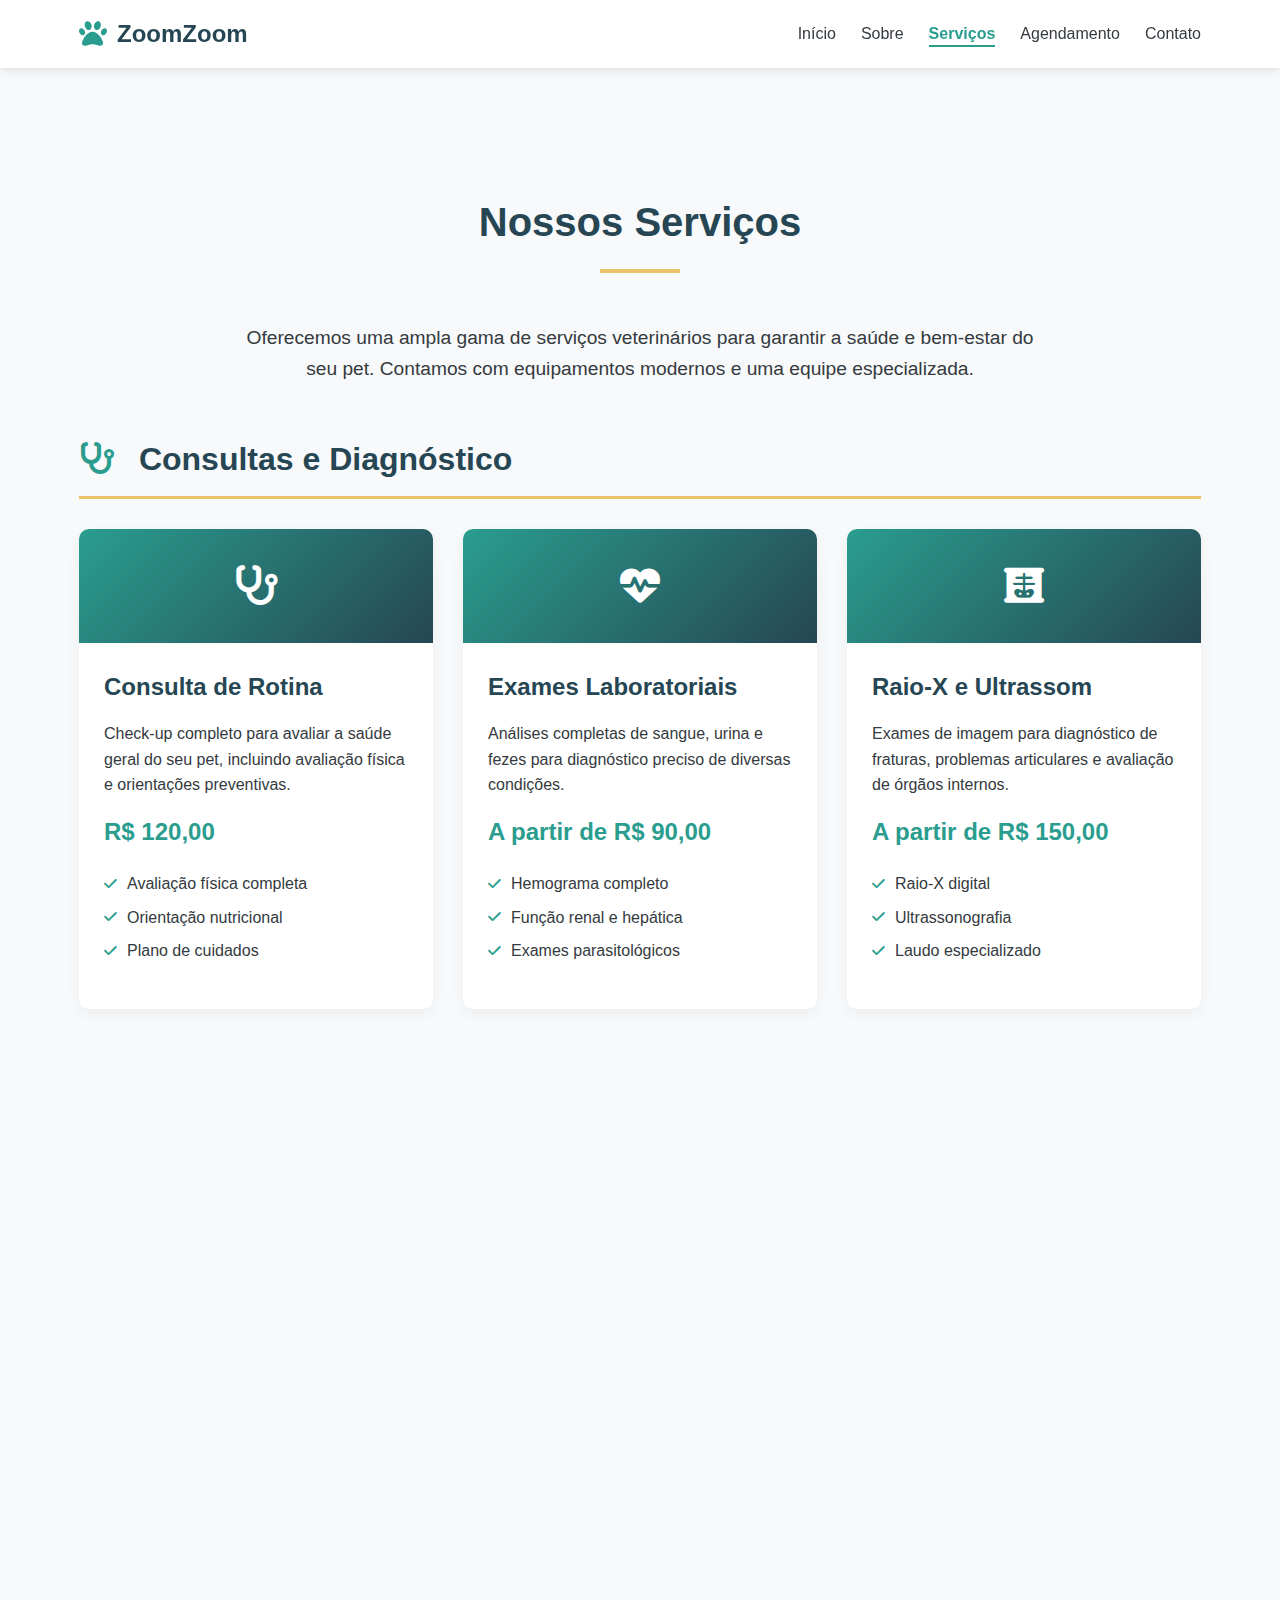
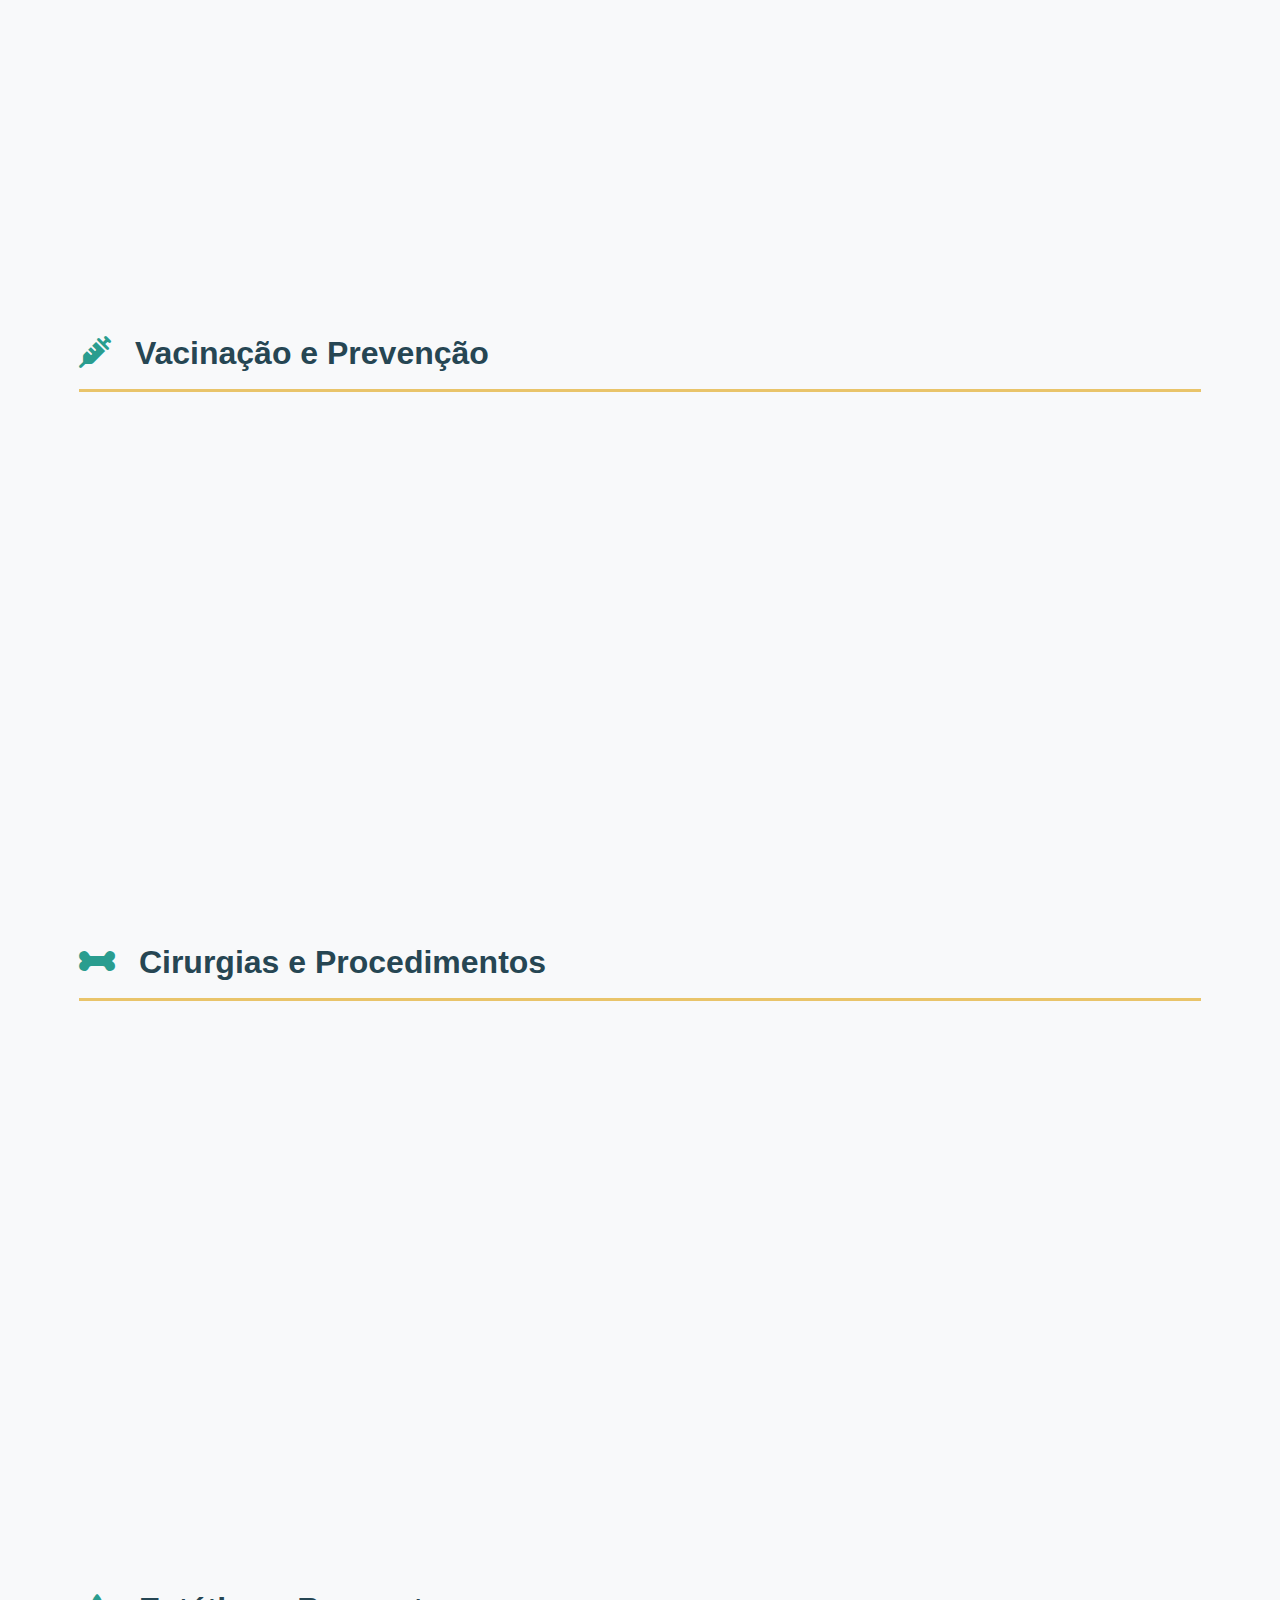
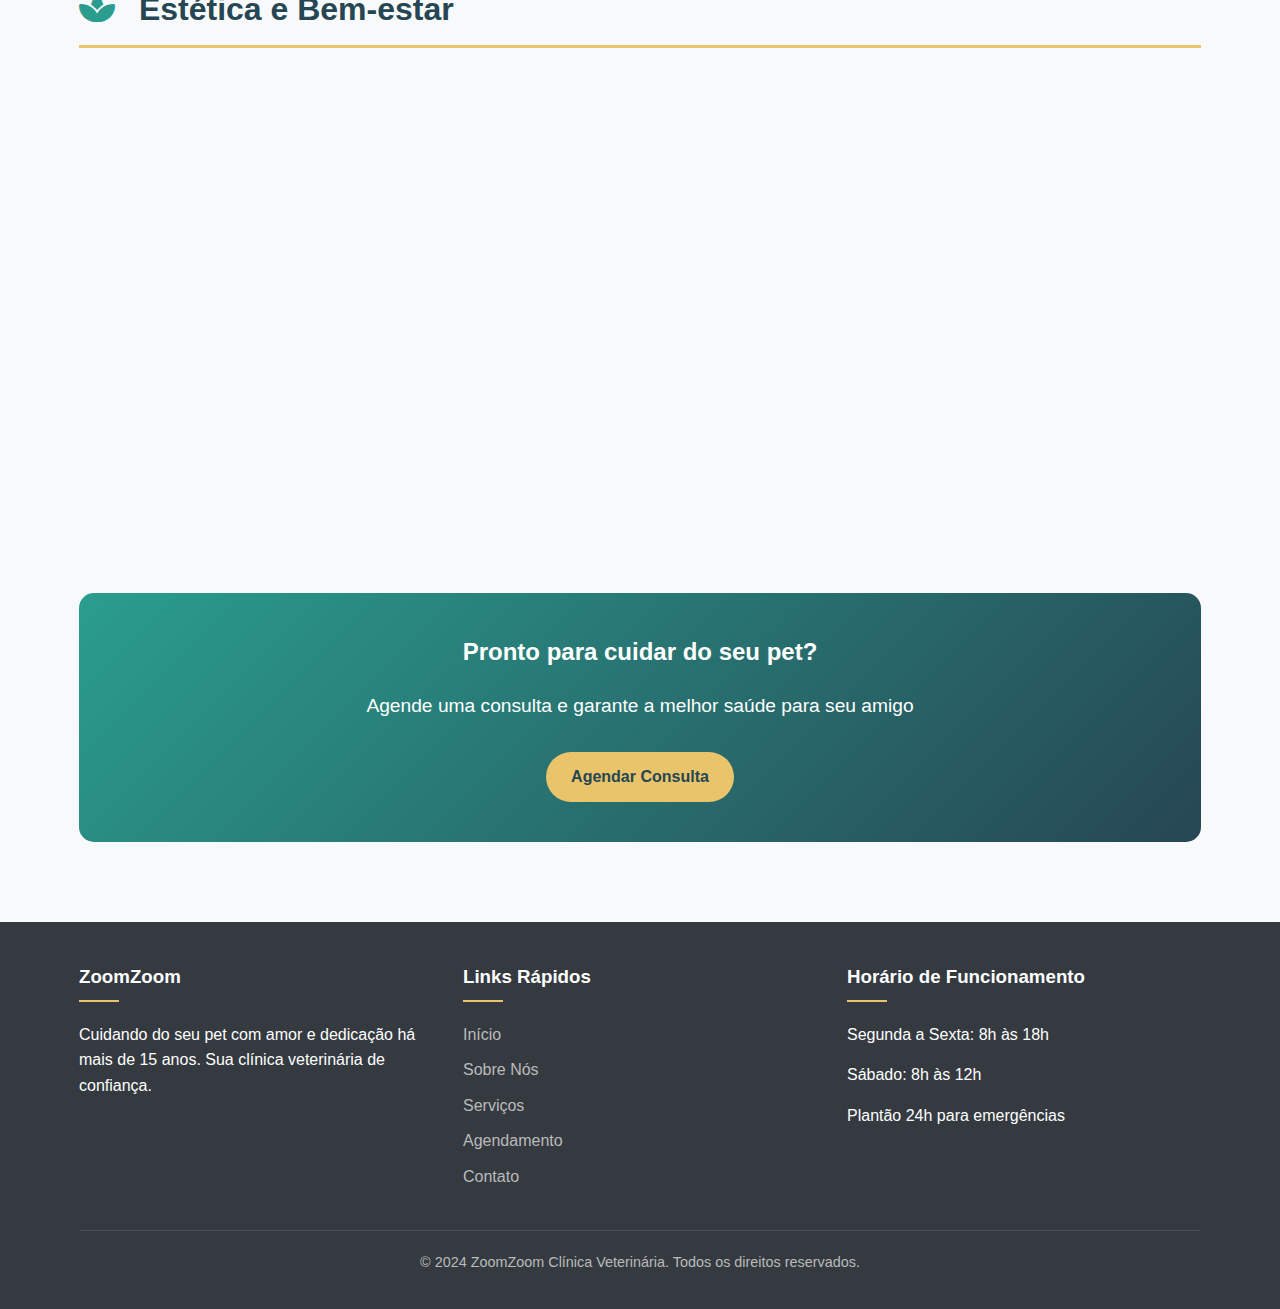
<file: pages/servicos.html>
<!DOCTYPE html>
<html lang="pt-br">
<head>
    <meta charset="UTF-8">
    <meta name="viewport" content="width=device-width, initial-scale=1.0">
    <title>Serviços - ZoomZoom Clínica Veterinária</title>
    <link rel="stylesheet" href="../css/style.css">
    <link rel="stylesheet" href="../css/responsive.css">
    <link rel="stylesheet" href="https://cdnjs.cloudflare.com/ajax/libs/font-awesome/6.4.0/css/all.min.css">
</head>
<body>
    <!-- Header -->
    <header>
        <div class="container">
            <div class="header-container">
                <div class="logo">
                    <a href="../index.html" style="text-decoration: none; color: inherit; display: flex; align-items: center;">
                        <i class="fas fa-paw"></i>
                        <h1>ZoomZoom</h1>
                    </a>
                </div>
                <nav>
                    <ul class="nav-menu">
                        <li><a href="../index.html">Início</a></li>
                        <li><a href="sobre.html">Sobre</a></li>
                        <li><a href="servicos.html" class="active">Serviços</a></li>
                        <li><a href="../index.html#agendamento">Agendamento</a></li>
                        <li><a href="contato.html">Contato</a></li>
                    </ul>
                    <div class="mobile-menu">
                        <i class="fas fa-bars"></i>
                    </div>
                </nav>
            </div>
        </div>
    </header>

    <!-- Página de Serviços -->
    <section class="services-page" style="padding: 120px 0 80px; margin-top: 70px;">
        <div class="container">
            <h1 class="section-title">Nossos Serviços</h1>
            <p style="text-align: center; max-width: 800px; margin: 0 auto 50px; font-size: 1.2rem;">
                Oferecemos uma ampla gama de serviços veterinários para garantir a saúde e bem-estar do seu pet. 
                Contamos com equipamentos modernos e uma equipe especializada.
            </p>

            <!-- Serviços Principais -->
            <div class="services-detailed">
                <div class="service-category">
                    <h2><i class="fas fa-stethoscope"></i> Consultas e Diagnóstico</h2>
                    <div class="services-grid">
                        <div class="service-card detailed">
                            <div class="service-icon">
                                <i class="fas fa-stethoscope"></i>
                            </div>
                            <div class="service-content">
                                <h3>Consulta de Rotina</h3>
                                <p>Check-up completo para avaliar a saúde geral do seu pet, incluindo avaliação física e orientações preventivas.</p>
                                <div class="price">R$ 120,00</div>
                                <ul class="service-features">
                                    <li><i class="fas fa-check"></i> Avaliação física completa</li>
                                    <li><i class="fas fa-check"></i> Orientação nutricional</li>
                                    <li><i class="fas fa-check"></i> Plano de cuidados</li>
                                </ul>
                            </div>
                        </div>

                        <div class="service-card detailed">
                            <div class="service-icon">
                                <i class="fas fa-heartbeat"></i>
                            </div>
                            <div class="service-content">
                                <h3>Exames Laboratoriais</h3>
                                <p>Análises completas de sangue, urina e fezes para diagnóstico preciso de diversas condições.</p>
                                <div class="price">A partir de R$ 90,00</div>
                                <ul class="service-features">
                                    <li><i class="fas fa-check"></i> Hemograma completo</li>
                                    <li><i class="fas fa-check"></i> Função renal e hepática</li>
                                    <li><i class="fas fa-check"></i> Exames parasitológicos</li>
                                </ul>
                            </div>
                        </div>

                        <div class="service-card detailed">
                            <div class="service-icon">
                                <i class="fas fa-x-ray"></i>
                            </div>
                            <div class="service-content">
                                <h3>Raio-X e Ultrassom</h3>
                                <p>Exames de imagem para diagnóstico de fraturas, problemas articulares e avaliação de órgãos internos.</p>
                                <div class="price">A partir de R$ 150,00</div>
                                <ul class="service-features">
                                    <li><i class="fas fa-check"></i> Raio-X digital</li>
                                    <li><i class="fas fa-check"></i> Ultrassonografia</li>
                                    <li><i class="fas fa-check"></i> Laudo especializado</li>
                                </ul>
                            </div>
                        </div>
                    </div>
                </div>

                <!-- Vacinação -->
                <div class="service-category">
                    <h2><i class="fas fa-syringe"></i> Vacinação e Prevenção</h2>
                    <div class="services-grid">
                        <div class="service-card detailed">
                            <div class="service-icon">
                                <i class="fas fa-syringe"></i>
                            </div>
                            <div class="service-content">
                                <h3>Vacinação Básica</h3>
                                <p>Proteção essencial contra as principais doenças que afetam cães e gatos.</p>
                                <div class="price">R$ 80,00</div>
                                <ul class="service-features">
                                    <li><i class="fas fa-check"></i> V8/V10 (cães)</li>
                                    <li><i class="fas fa-check"></i> V3/V4/V5 (gatos)</li>
                                    <li><i class="fas fa-check"></i> Antirrábica</li>
                                </ul>
                            </div>
                        </div>

                        <div class="service-card detailed">
                            <div class="service-icon">
                                <i class="fas fa-shield-alt"></i>
                            </div>
                            <div class="service-content">
                                <h3>Vacinação Opcional</h3>
                                <p>Vacinas adicionais para proteção contra doenças específicas da região.</p>
                                <div class="price">R$ 100,00</div>
                                <ul class="service-features">
                                    <li><i class="fas fa-check"></i> Gripe canina</li>
                                    <li><i class="fas fa-check"></i> Leishmaniose</li>
                                    <li><i class="fas fa-check"></i> Giárdia</li>
                                </ul>
                            </div>
                        </div>

                        <div class="service-card detailed">
                            <div class="service-icon">
                                <i class="fas fa-bug"></i>
                            </div>
                            <div class="service-content">
                                <h3>Controle de Parasitas</h3>
                                <p>Prevenção e tratamento contra pulgas, carrapatos e vermes.</p>
                                <div class="price">R$ 60,00</div>
                                <ul class="service-features">
                                    <li><i class="fas fa-check"></i> Vermifugação</li>
                                    <li><i class="fas fa-check"></i> Antipulgas</li>
                                    <li><i class="fas fa-check"></i> Preventivos mensais</li>
                                </ul>
                            </div>
                        </div>
                    </div>
                </div>

                <!-- Cirurgias -->
                <div class="service-category">
                    <h2><i class="fas fa-bone"></i> Cirurgias e Procedimentos</h2>
                    <div class="services-grid">
                        <div class="service-card detailed">
                            <div class="service-icon">
                                <i class="fas fa-bone"></i>
                            </div>
                            <div class="service-content">
                                <h3>Castração</h3>
                                <p>Procedimento cirúrgico para controle populacional e prevenção de doenças.</p>
                                <div class="price">A partir de R$ 300,00</div>
                                <ul class="service-features">
                                    <li><i class="fas fa-check"></i> Pré-operatório completo</li>
                                    <li><i class="fas fa-check"></i> Anestesia segura</li>
                                    <li><i class="fas fa-check"></i> Acompanhamento pós-cirúrgico</li>
                                </ul>
                            </div>
                        </div>

                        <div class="service-card detailed">
                            <div class="service-icon">
                                <i class="fas fa-cut"></i>
                            </div>
                            <div class="service-content">
                                <h3>Cirurgias Ortopédicas</h3>
                                <p>Correção de fraturas, luxações e outros problemas ósseos e articulares.</p>
                                <div class="price">A partir de R$ 800,00</div>
                                <ul class="service-features">
                                    <li><i class="fas fa-check"></i> Fixação de fraturas</li>
                                    <li><i class="fas fa-check"></i> Correção de luxações</li>
                                    <li><i class="fas fa-check"></i> Procedimentos articulares</li>
                                </ul>
                            </div>
                        </div>

                        <div class="service-card detailed">
                            <div class="service-icon">
                                <i class="fas fa-procedures"></i>
                            </div>
                            <div class="service-content">
                                <h3>Cirurgias de Tecidos Moles</h3>
                                <p>Procedimentos para remoção de tumores, correções e outras intervenções.</p>
                                <div class="price">A partir de R$ 500,00</div>
                                <ul class="service-features">
                                    <li><i class="fas fa-check"></i> Remoção de tumores</li>
                                    <li><i class="fas fa-check"></i> Correções diversas</li>
                                    <li><i class="fas fa-check"></i> Biópsias</li>
                                </ul>
                            </div>
                        </div>
                    </div>
                </div>

                <!-- Estética e Bem-estar -->
                <div class="service-category">
                    <h2><i class="fas fa-spa"></i> Estética e Bem-estar</h2>
                    <div class="services-grid">
                        <div class="service-card detailed">
                            <div class="service-icon">
                                <i class="fas fa-bath"></i>
                            </div>
                            <div class="service-content">
                                <h3>Banho e Tosa</h3>
                                <p>Serviço completo de higiene e beleza com produtos de qualidade premium.</p>
                                <div class="price">R$ 60,00 - R$ 120,00</div>
                                <ul class="service-features">
                                    <li><i class="fas fa-check"></i> Banho terapêutico</li>
                                    <li><i class="fas fa-check"></i> Tosa higiênica</li>
                                    <li><i class="fas fa-check"></i> Tosa na máquina ou tesoura</li>
                                </ul>
                            </div>
                        </div>

                        <div class="service-card detailed">
                            <div class="service-icon">
                                <i class="fas fa-teeth"></i>
                            </div>
                            <div class="service-content">
                                <h3>Odontologia Veterinária</h3>
                                <p>Cuidados completos com a saúde bucal do seu pet.</p>
                                <div class="price">R$ 150,00 - R$ 400,00</div>
                                <ul class="service-features">
                                    <li><i class="fas fa-check"></i> Limpeza ultrassônica</li>
                                    <li><i class="fas fa-check"></i> Extrações</li>
                                    <li><i class="fas fa-check"></i> Polimento dental</li>
                                </ul>
                            </div>
                        </div>

                        <div class="service-card detailed">
                            <div class="service-icon">
                                <i class="fas fa-home"></i>
                            </div>
                            <div class="service-content">
                                <h3>Internação</h3>
                                <p>Acomodação e cuidados intensivos para pets que precisam de observação.</p>
                                <div class="price">R$ 150,00/dia</div>
                                <ul class="service-features">
                                    <li><i class="fas fa-check"></i> Monitoramento 24h</li>
                                    <li><i class="fas fa-check"></i> Medicações controladas</li>
                                    <li><i class="fas fa-check"></i> Alimentação especial</li>
                                </ul>
                            </div>
                        </div>
                    </div>
                </div>
            </div>

            <!-- CTA -->
            <div class="cta-section" style="text-align: center; margin-top: 60px; padding: 40px; background: linear-gradient(135deg, var(--primary), var(--secondary)); border-radius: 15px; color: white;">
                <h2 style="color: white; margin-bottom: 20px;">Pronto para cuidar do seu pet?</h2>
                <p style="margin-bottom: 30px; font-size: 1.2rem;">Agende uma consulta e garante a melhor saúde para seu amigo</p>
                <a href="../index.html#agendamento" class="btn" style="background-color: var(--accent); color: var(--secondary);">Agendar Consulta</a>
            </div>
        </div>
    </section>

    <!-- Footer -->
    <footer>
        <div class="container">
            <div class="footer-content">
                <div class="footer-column">
                    <h3>ZoomZoom</h3>
                    <p>Cuidando do seu pet com amor e dedicação há mais de 15 anos. Sua clínica veterinária de confiança.</p>
                </div>
                <div class="footer-column">
                    <h3>Links Rápidos</h3>
                    <ul class="footer-links">
                        <li><a href="../index.html">Início</a></li>
                        <li><a href="sobre.html">Sobre Nós</a></li>
                        <li><a href="servicos.html">Serviços</a></li>
                        <li><a href="../index.html#agendamento">Agendamento</a></li>
                        <li><a href="contato.html">Contato</a></li>
                    </ul>
                </div>
                <div class="footer-column">
                    <h3>Horário de Funcionamento</h3>
                    <p>Segunda a Sexta: 8h às 18h</p>
                    <p>Sábado: 8h às 12h</p>
                    <p>Plantão 24h para emergências</p>
                </div>
            </div>
            <div class="copyright">
                <p>&copy; 2024 ZoomZoom Clínica Veterinária. Todos os direitos reservados.</p>
            </div>
        </div>
    </footer>

    <script src="../js/main.js"></script>
    <style>
        .services-page {
            background-color: var(--light);
        }
        
        .service-category {
            margin-bottom: 60px;
        }
        
        .service-category h2 {
            color: var(--secondary);
            margin-bottom: 30px;
            font-size: 2rem;
            border-bottom: 3px solid var(--accent);
            padding-bottom: 10px;
        }
        
        .service-category h2 i {
            margin-right: 15px;
            color: var(--primary);
        }
        
        .service-card.detailed {
            height: auto;
        }
        
        .service-features {
            list-style: none;
            margin: 20px 0;
            padding: 0;
        }
        
        .service-features li {
            margin-bottom: 8px;
            display: flex;
            align-items: center;
        }
        
        .service-features i {
            color: var(--primary);
            margin-right: 10px;
            font-size: 0.9rem;
        }
        
        .nav-menu .active {
            color: var(--primary);
            font-weight: 600;
        }
        
        .nav-menu .active:after {
            width: 100%;
        }
    </style>
</body>
</html>
</file>
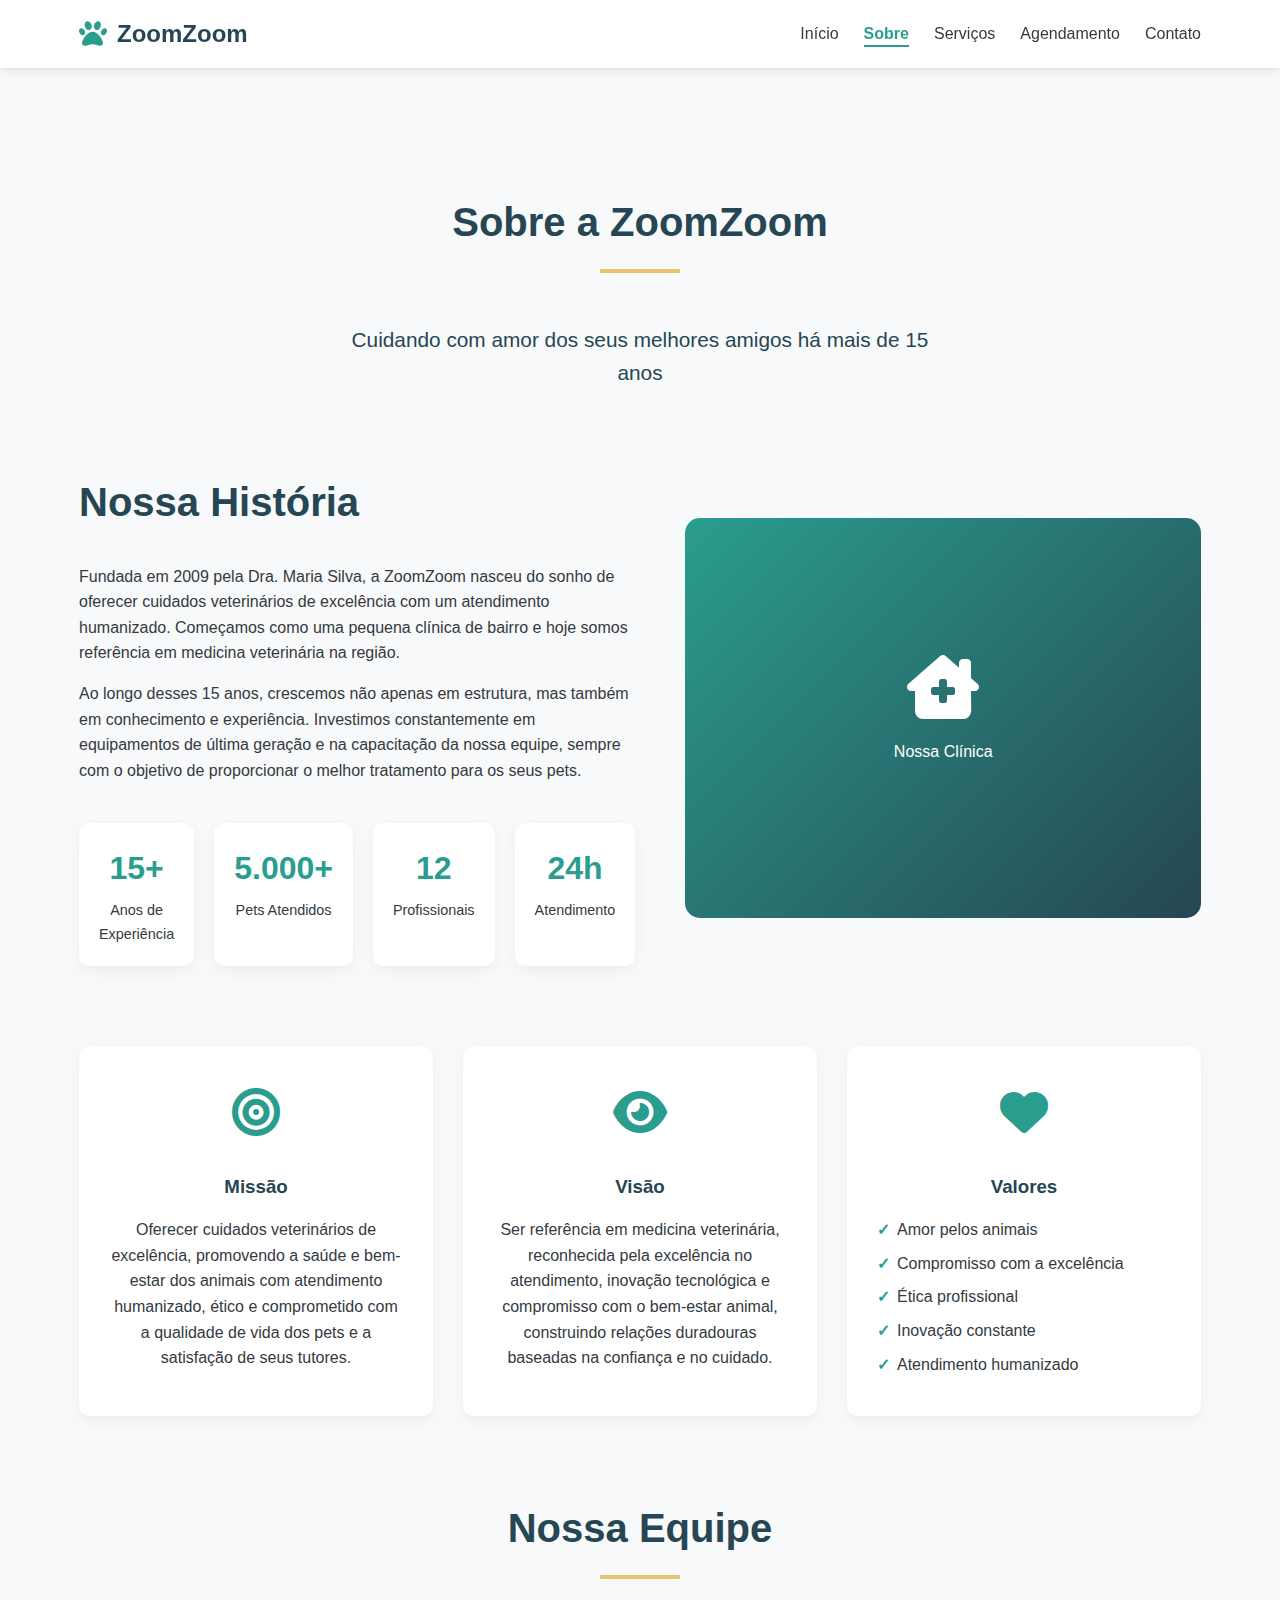
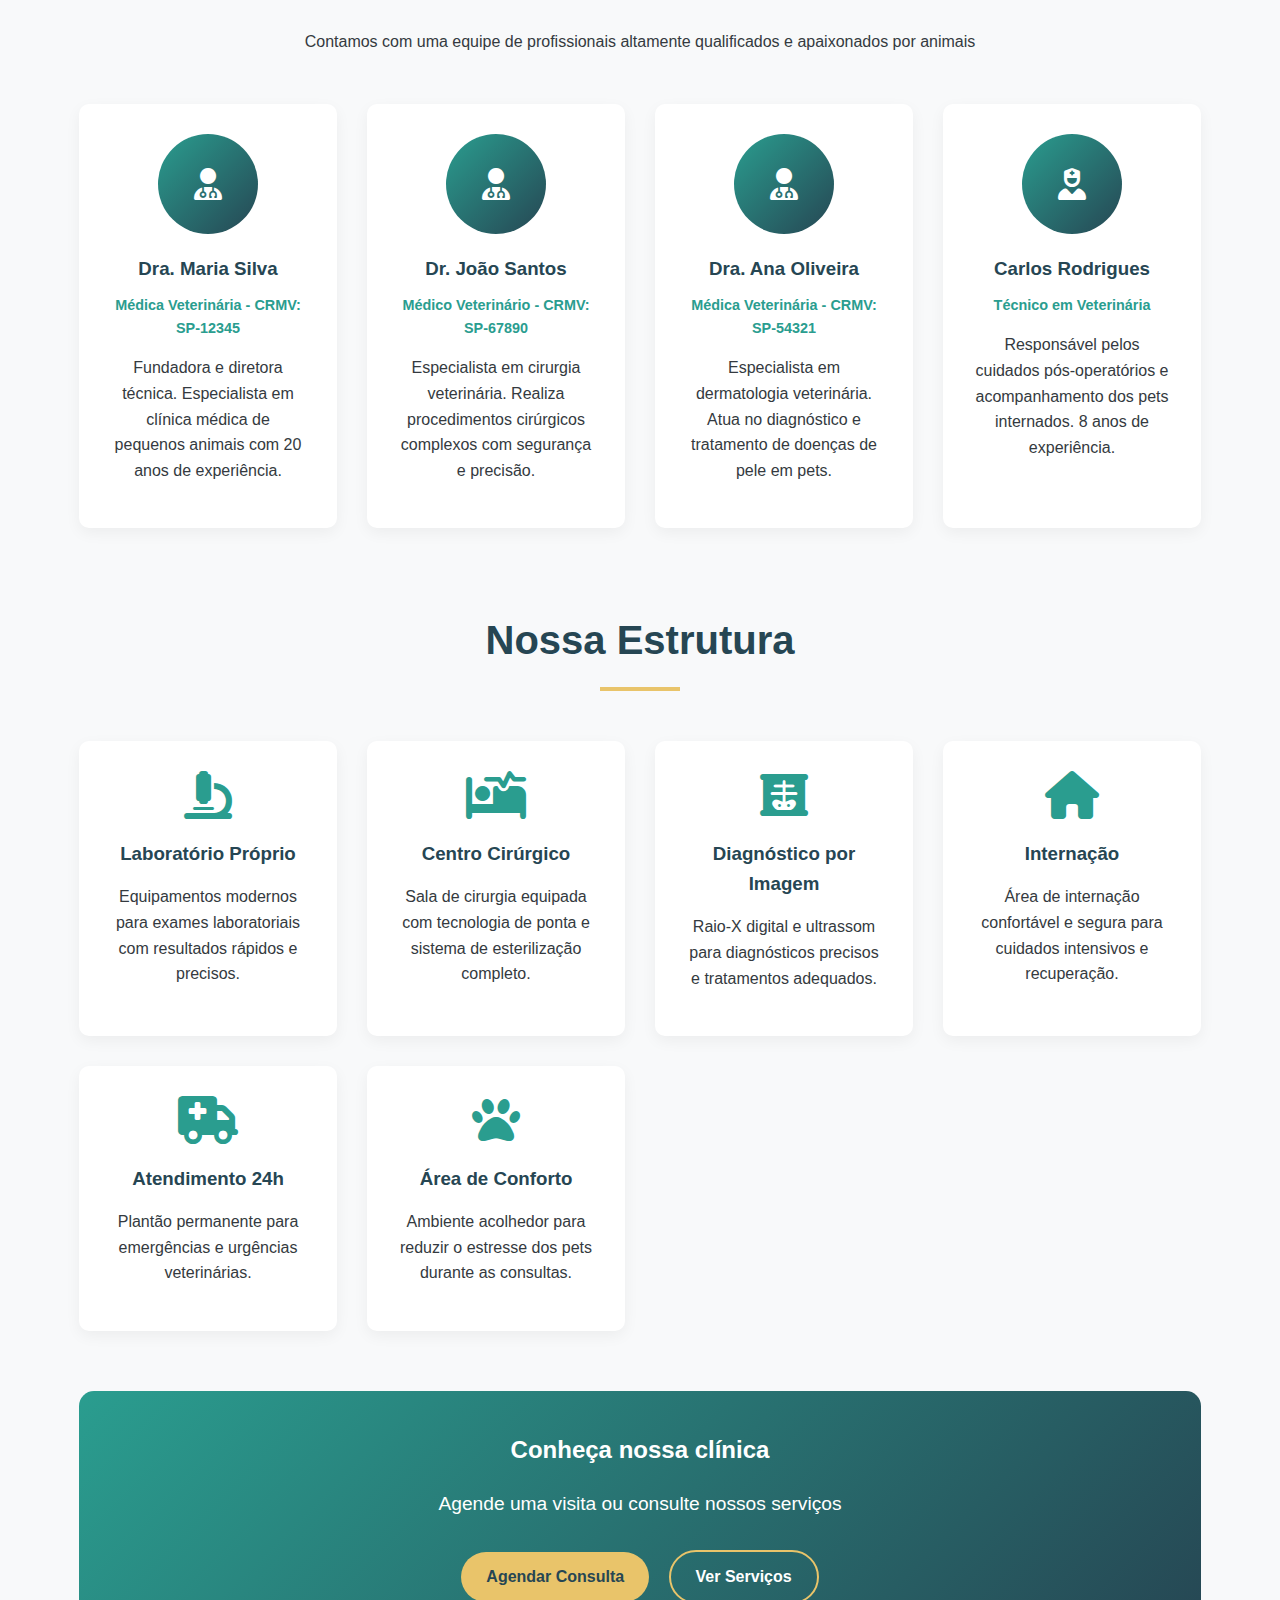
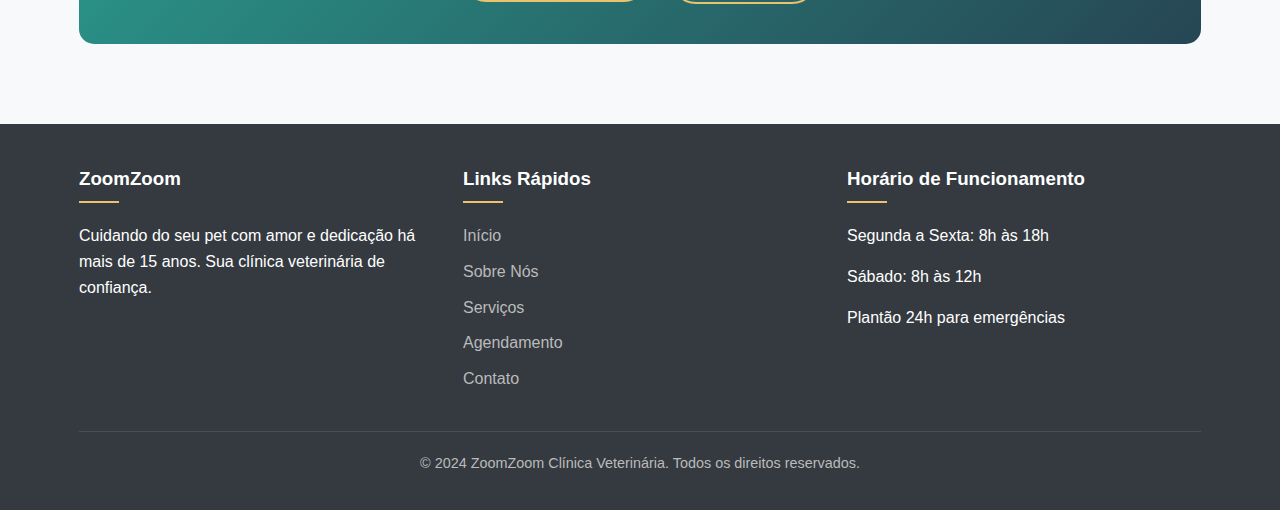
<file: pages/sobre.html>
<!DOCTYPE html>
<html lang="pt-br">
<head>
    <meta charset="UTF-8">
    <meta name="viewport" content="width=device-width, initial-scale=1.0">
    <title>Sobre Nós - ZoomZoom Clínica Veterinária</title>
    <link rel="stylesheet" href="../css/style.css">
    <link rel="stylesheet" href="../css/responsive.css">
    <link rel="stylesheet" href="https://cdnjs.cloudflare.com/ajax/libs/font-awesome/6.4.0/css/all.min.css">
</head>
<body>
    <!-- Header -->
    <header>
        <div class="container">
            <div class="header-container">
                <div class="logo">
                    <a href="../index.html" style="text-decoration: none; color: inherit; display: flex; align-items: center;">
                        <i class="fas fa-paw"></i>
                        <h1>ZoomZoom</h1>
                    </a>
                </div>
                <nav>
                    <ul class="nav-menu">
                        <li><a href="../index.html">Início</a></li>
                        <li><a href="sobre.html" class="active">Sobre</a></li>
                        <li><a href="servicos.html">Serviços</a></li>
                        <li><a href="../index.html#agendamento">Agendamento</a></li>
                        <li><a href="contato.html">Contato</a></li>
                    </ul>
                    <div class="mobile-menu">
                        <i class="fas fa-bars"></i>
                    </div>
                </nav>
            </div>
        </div>
    </header>

    <!-- Página Sobre -->
    <section class="about-page" style="padding: 120px 0 80px; margin-top: 70px;">
        <div class="container">
            <!-- Hero Sobre -->
            <div class="about-hero">
                <h1 class="section-title">Sobre a ZoomZoom</h1>
                <p class="hero-subtitle">Cuidando com amor dos seus melhores amigos há mais de 15 anos</p>
            </div>

            <!-- Nossa História -->
            <div class="our-story">
                <div class="story-content">
                    <div class="story-text">
                        <h2>Nossa História</h2>
                        <p>Fundada em 2009 pela Dra. Maria Silva, a ZoomZoom nasceu do sonho de oferecer cuidados veterinários de excelência com um atendimento humanizado. Começamos como uma pequena clínica de bairro e hoje somos referência em medicina veterinária na região.</p>
                        
                        <p>Ao longo desses 15 anos, crescemos não apenas em estrutura, mas também em conhecimento e experiência. Investimos constantemente em equipamentos de última geração e na capacitação da nossa equipe, sempre com o objetivo de proporcionar o melhor tratamento para os seus pets.</p>
                        
                        <div class="milestones">
                            <div class="milestone">
                                <div class="number">15+</div>
                                <div class="label">Anos de Experiência</div>
                            </div>
                            <div class="milestone">
                                <div class="number">5.000+</div>
                                <div class="label">Pets Atendidos</div>
                            </div>
                            <div class="milestone">
                                <div class="number">12</div>
                                <div class="label">Profissionais</div>
                            </div>
                            <div class="milestone">
                                <div class="number">24h</div>
                                <div class="label">Atendimento</div>
                            </div>
                        </div>
                    </div>
                    <div class="story-image">
                        <div class="image-placeholder" style="background: linear-gradient(135deg, var(--primary), var(--secondary)); height: 400px; border-radius: 15px; display: flex; align-items: center; justify-content: center; color: white;">
                            <div style="text-align: center;">
                                <i class="fas fa-clinic-medical" style="font-size: 4rem; margin-bottom: 20px;"></i>
                                <p>Nossa Clínica</p>
                            </div>
                        </div>
                    </div>
                </div>
            </div>

            <!-- Missão, Visão e Valores -->
            <div class="mission-vision">
                <div class="mv-grid">
                    <div class="mv-card">
                        <div class="mv-icon">
                            <i class="fas fa-bullseye"></i>
                        </div>
                        <h3>Missão</h3>
                        <p>Oferecer cuidados veterinários de excelência, promovendo a saúde e bem-estar dos animais com atendimento humanizado, ético e comprometido com a qualidade de vida dos pets e a satisfação de seus tutores.</p>
                    </div>
                    
                    <div class="mv-card">
                        <div class="mv-icon">
                            <i class="fas fa-eye"></i>
                        </div>
                        <h3>Visão</h3>
                        <p>Ser referência em medicina veterinária, reconhecida pela excelência no atendimento, inovação tecnológica e compromisso com o bem-estar animal, construindo relações duradouras baseadas na confiança e no cuidado.</p>
                    </div>
                    
                    <div class="mv-card">
                        <div class="mv-icon">
                            <i class="fas fa-heart"></i>
                        </div>
                        <h3>Valores</h3>
                        <ul>
                            <li>Amor pelos animais</li>
                            <li>Compromisso com a excelência</li>
                            <li>Ética profissional</li>
                            <li>Inovação constante</li>
                            <li>Atendimento humanizado</li>
                        </ul>
                    </div>
                </div>
            </div>

            <!-- Nossa Equipe -->
            <div class="our-team">
                <h2 class="section-title">Nossa Equipe</h2>
                <p style="text-align: center; max-width: 800px; margin: 0 auto 50px;">Contamos com uma equipe de profissionais altamente qualificados e apaixonados por animais</p>
                
                <div class="team-grid">
                    <div class="team-member">
                        <div class="member-photo">
                            <i class="fas fa-user-md"></i>
                        </div>
                        <h3>Dra. Maria Silva</h3>
                        <p class="specialty">Médica Veterinária - CRMV: SP-12345</p>
                        <p>Fundadora e diretora técnica. Especialista em clínica médica de pequenos animais com 20 anos de experiência.</p>
                    </div>
                    
                    <div class="team-member">
                        <div class="member-photo">
                            <i class="fas fa-user-md"></i>
                        </div>
                        <h3>Dr. João Santos</h3>
                        <p class="specialty">Médico Veterinário - CRMV: SP-67890</p>
                        <p>Especialista em cirurgia veterinária. Realiza procedimentos cirúrgicos complexos com segurança e precisão.</p>
                    </div>
                    
                    <div class="team-member">
                        <div class="member-photo">
                            <i class="fas fa-user-md"></i>
                        </div>
                        <h3>Dra. Ana Oliveira</h3>
                        <p class="specialty">Médica Veterinária - CRMV: SP-54321</p>
                        <p>Especialista em dermatologia veterinária. Atua no diagnóstico e tratamento de doenças de pele em pets.</p>
                    </div>
                    
                    <div class="team-member">
                        <div class="member-photo">
                            <i class="fas fa-user-nurse"></i>
                        </div>
                        <h3>Carlos Rodrigues</h3>
                        <p class="specialty">Técnico em Veterinária</p>
                        <p>Responsável pelos cuidados pós-operatórios e acompanhamento dos pets internados. 8 anos de experiência.</p>
                    </div>
                </div>
            </div>

            <!-- Estrutura -->
            <div class="facility">
                <h2 class="section-title">Nossa Estrutura</h2>
                <div class="facility-grid">
                    <div class="facility-item">
                        <i class="fas fa-microscope"></i>
                        <h3>Laboratório Próprio</h3>
                        <p>Equipamentos modernos para exames laboratoriais com resultados rápidos e precisos.</p>
                    </div>
                    
                    <div class="facility-item">
                        <i class="fas fa-procedures"></i>
                        <h3>Centro Cirúrgico</h3>
                        <p>Sala de cirurgia equipada com tecnologia de ponta e sistema de esterilização completo.</p>
                    </div>
                    
                    <div class="facility-item">
                        <i class="fas fa-x-ray"></i>
                        <h3>Diagnóstico por Imagem</h3>
                        <p>Raio-X digital e ultrassom para diagnósticos precisos e tratamentos adequados.</p>
                    </div>
                    
                    <div class="facility-item">
                        <i class="fas fa-home"></i>
                        <h3>Internação</h3>
                        <p>Área de internação confortável e segura para cuidados intensivos e recuperação.</p>
                    </div>
                    
                    <div class="facility-item">
                        <i class="fas fa-ambulance"></i>
                        <h3>Atendimento 24h</h3>
                        <p>Plantão permanente para emergências e urgências veterinárias.</p>
                    </div>
                    
                    <div class="facility-item">
                        <i class="fas fa-paw"></i>
                        <h3>Área de Conforto</h3>
                        <p>Ambiente acolhedor para reduzir o estresse dos pets durante as consultas.</p>
                    </div>
                </div>
            </div>

            <!-- CTA -->
            <div class="cta-section" style="text-align: center; margin-top: 60px; padding: 40px; background: linear-gradient(135deg, var(--primary), var(--secondary)); border-radius: 15px; color: white;">
                <h2 style="color: white; margin-bottom: 20px;">Conheça nossa clínica</h2>
                <p style="margin-bottom: 30px; font-size: 1.2rem;">Agende uma visita ou consulte nossos serviços</p>
                <a href="../index.html#agendamento" class="btn" style="background-color: var(--accent); color: var(--secondary); margin-right: 15px;">Agendar Consulta</a>
                <a href="servicos.html" class="btn" style="background-color: transparent; border: 2px solid var(--accent);">Ver Serviços</a>
            </div>
        </div>
    </section>

    <!-- Footer -->
    <footer>
        <div class="container">
            <div class="footer-content">
                <div class="footer-column">
                    <h3>ZoomZoom</h3>
                    <p>Cuidando do seu pet com amor e dedicação há mais de 15 anos. Sua clínica veterinária de confiança.</p>
                </div>
                <div class="footer-column">
                    <h3>Links Rápidos</h3>
                    <ul class="footer-links">
                        <li><a href="../index.html">Início</a></li>
                        <li><a href="sobre.html">Sobre Nós</a></li>
                        <li><a href="servicos.html">Serviços</a></li>
                        <li><a href="../index.html#agendamento">Agendamento</a></li>
                        <li><a href="contato.html">Contato</a></li>
                    </ul>
                </div>
                <div class="footer-column">
                    <h3>Horário de Funcionamento</h3>
                    <p>Segunda a Sexta: 8h às 18h</p>
                    <p>Sábado: 8h às 12h</p>
                    <p>Plantão 24h para emergências</p>
                </div>
            </div>
            <div class="copyright">
                <p>&copy; 2024 ZoomZoom Clínica Veterinária. Todos os direitos reservados.</p>
            </div>
        </div>
    </footer>

    <script src="../js/main.js"></script>
    <style>
        .about-page {
            background-color: var(--light);
        }
        
        .about-hero {
            text-align: center;
            margin-bottom: 80px;
        }
        
        .hero-subtitle {
            font-size: 1.3rem;
            color: var(--secondary);
            max-width: 600px;
            margin: 0 auto;
        }
        
        .our-story {
            margin-bottom: 80px;
        }
        
        .story-content {
            display: flex;
            gap: 50px;
            align-items: center;
        }
        
        .story-text {
            flex: 1;
        }
        
        .story-text h2 {
            color: var(--secondary);
            margin-bottom: 30px;
            font-size: 2.5rem;
        }
        
        .story-image {
            flex: 1;
        }
        
        .milestones {
            display: grid;
            grid-template-columns: repeat(4, 1fr);
            gap: 20px;
            margin-top: 40px;
        }
        
        .milestone {
            text-align: center;
            padding: 20px;
            background: white;
            border-radius: 10px;
            box-shadow: 0 5px 15px rgba(0,0,0,0.05);
        }
        
        .milestone .number {
            font-size: 2rem;
            font-weight: bold;
            color: var(--primary);
            margin-bottom: 5px;
        }
        
        .milestone .label {
            font-size: 0.9rem;
            color: var(--dark);
        }
        
        .mission-vision {
            margin-bottom: 80px;
        }
        
        .mv-grid {
            display: grid;
            grid-template-columns: repeat(auto-fit, minmax(300px, 1fr));
            gap: 30px;
        }
        
        .mv-card {
            background: white;
            padding: 30px;
            border-radius: 10px;
            box-shadow: 0 5px 15px rgba(0,0,0,0.05);
            text-align: center;
        }
        
        .mv-icon {
            font-size: 3rem;
            color: var(--primary);
            margin-bottom: 20px;
        }
        
        .mv-card h3 {
            color: var(--secondary);
            margin-bottom: 15px;
        }
        
        .mv-card ul {
            list-style: none;
            text-align: left;
            margin-top: 15px;
        }
        
        .mv-card ul li {
            margin-bottom: 8px;
            padding-left: 20px;
            position: relative;
        }
        
        .mv-card ul li:before {
            content: '✓';
            position: absolute;
            left: 0;
            color: var(--primary);
            font-weight: bold;
        }
        
        .our-team {
            margin-bottom: 80px;
        }
        
        .team-grid {
            display: grid;
            grid-template-columns: repeat(auto-fit, minmax(250px, 1fr));
            gap: 30px;
        }
        
        .team-member {
            background: white;
            padding: 30px;
            border-radius: 10px;
            box-shadow: 0 5px 15px rgba(0,0,0,0.05);
            text-align: center;
        }
        
        .member-photo {
            width: 100px;
            height: 100px;
            background: linear-gradient(135deg, var(--primary), var(--secondary));
            border-radius: 50%;
            display: flex;
            align-items: center;
            justify-content: center;
            margin: 0 auto 20px;
            color: white;
            font-size: 2rem;
        }
        
        .team-member h3 {
            color: var(--secondary);
            margin-bottom: 10px;
        }
        
        .specialty {
            color: var(--primary);
            font-weight: 600;
            margin-bottom: 15px;
            font-size: 0.9rem;
        }
        
        .facility-grid {
            display: grid;
            grid-template-columns: repeat(auto-fit, minmax(250px, 1fr));
            gap: 30px;
        }
        
        .facility-item {
            background: white;
            padding: 30px;
            border-radius: 10px;
            box-shadow: 0 5px 15px rgba(0,0,0,0.05);
            text-align: center;
        }
        
        .facility-item i {
            font-size: 3rem;
            color: var(--primary);
            margin-bottom: 20px;
        }
        
        .facility-item h3 {
            color: var(--secondary);
            margin-bottom: 15px;
        }
        
        .nav-menu .active {
            color: var(--primary);
            font-weight: 600;
        }
        
        .nav-menu .active:after {
            width: 100%;
        }

        @media (max-width: 768px) {
            .story-content {
                flex-direction: column;
            }
            
            .milestones {
                grid-template-columns: repeat(2, 1fr);
            }
            
            .mv-grid {
                grid-template-columns: 1fr;
            }
        }
    </style>
</body>
</html>
</file>
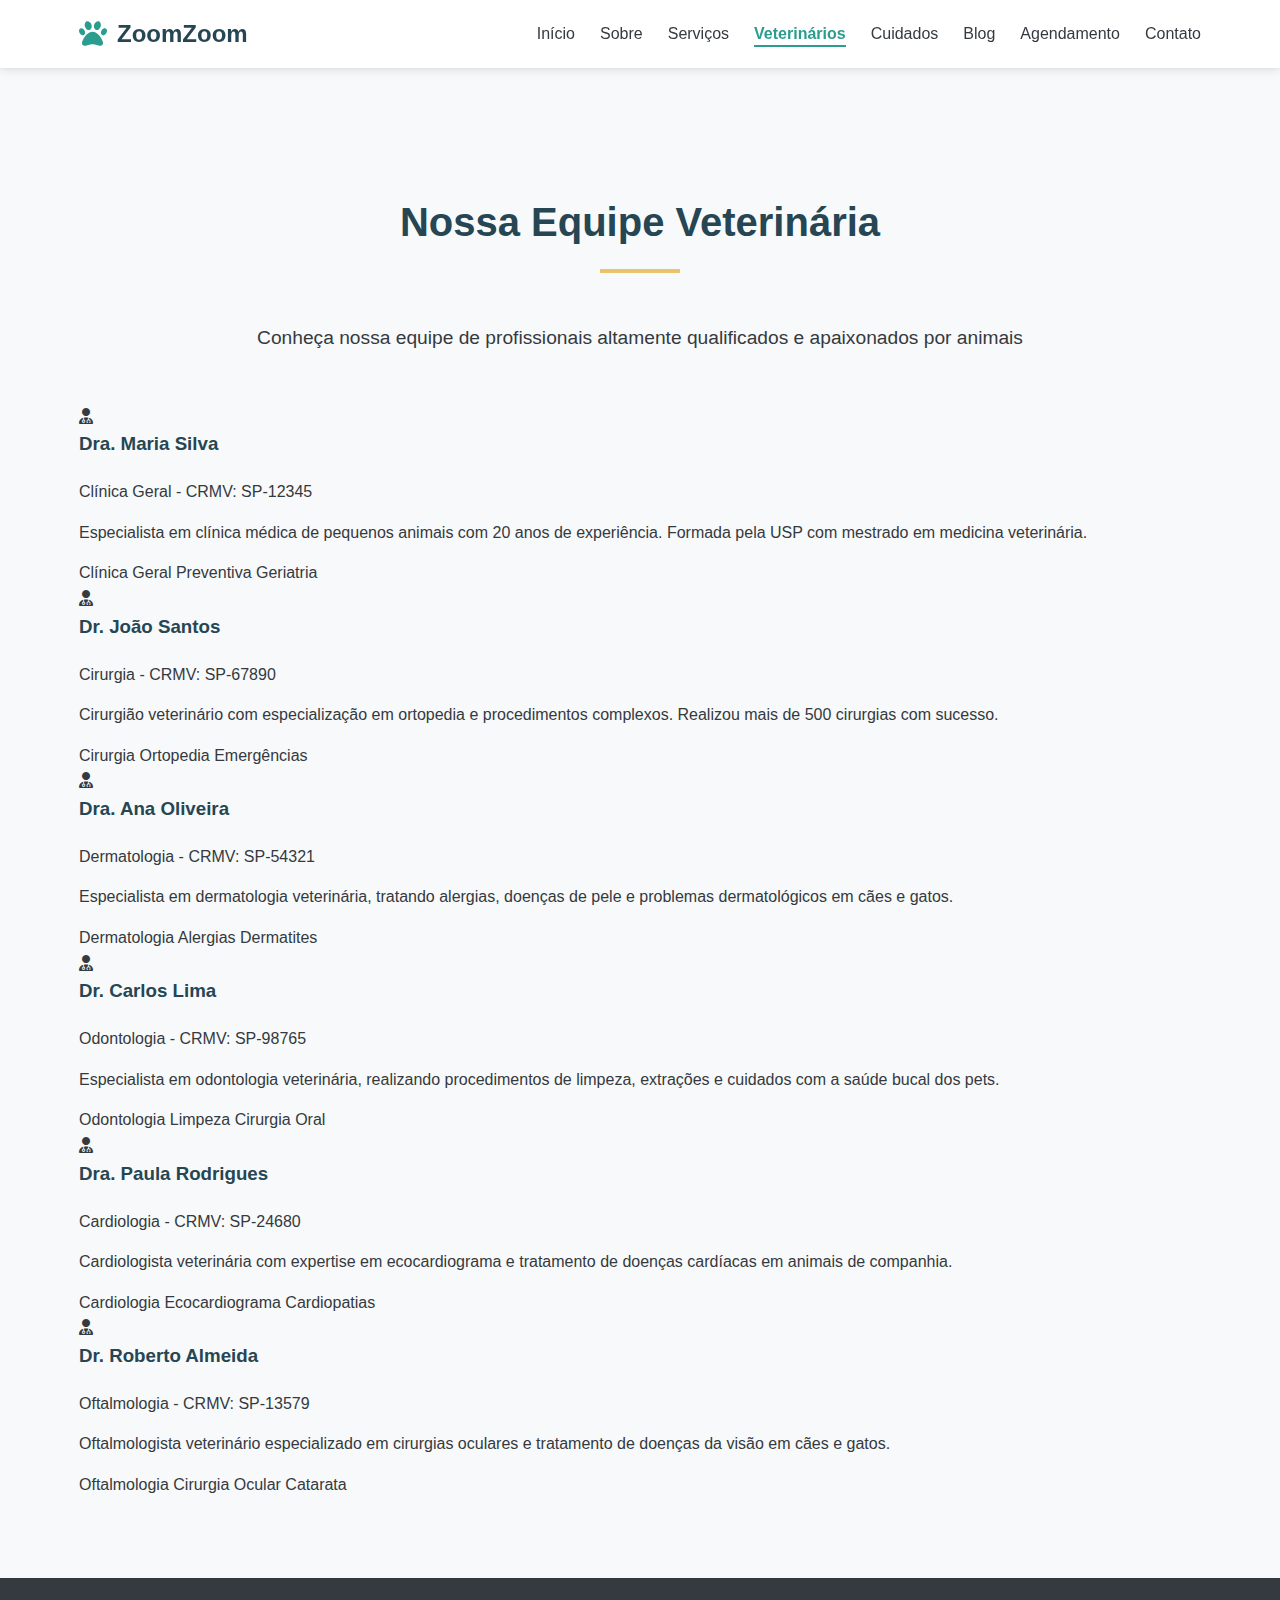
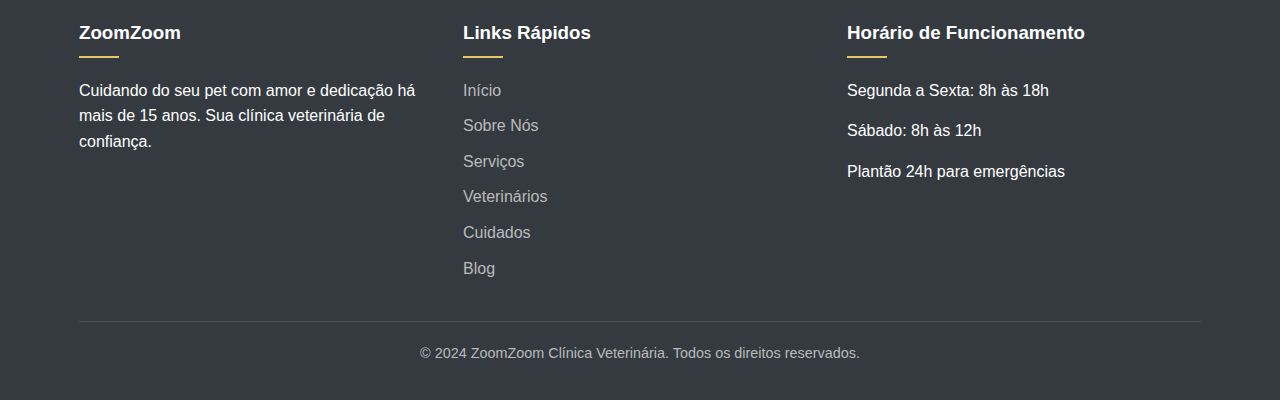
<file: pages/veterinarios.html>
<!DOCTYPE html>
<html lang="pt-br">
<head>
    <meta charset="UTF-8">
    <meta name="viewport" content="width=device-width, initial-scale=1.0">
    <title>Nossa Equipe - ZoomZoom Clínica Veterinária</title>
    <link rel="stylesheet" href="../css/style.css">
    <link rel="stylesheet" href="../css/responsive.css">
    <link rel="stylesheet" href="https://cdnjs.cloudflare.com/ajax/libs/font-awesome/6.4.0/css/all.min.css">
</head>
<body>
    <header>
        <div class="container">
            <div class="header-container">
                <div class="logo">
                    <a href="../index.html" style="text-decoration: none; color: inherit; display: flex; align-items: center;">
                        <i class="fas fa-paw"></i>
                        <h1>ZoomZoom</h1>
                    </a>
                </div>
                <nav>
                    <ul class="nav-menu">
                        <li><a href="../index.html">Início</a></li>
                        <li><a href="sobre.html">Sobre</a></li>
                        <li><a href="servicos.html">Serviços</a></li>
                        <li><a href="veterinarios.html" class="active">Veterinários</a></li>
                        <li><a href="cuidados.html">Cuidados</a></li>
                        <li><a href="blog.html">Blog</a></li>
                        <li><a href="../index.html#agendamento">Agendamento</a></li>
                        <li><a href="contato.html">Contato</a></li>
                    </ul>
                    <div class="mobile-menu">
                        <i class="fas fa-bars"></i>
                    </div>
                </nav>
            </div>
        </div>
    </header>

    <section class="veterinarians-page" style="padding: 120px 0 80px; margin-top: 70px;">
        <div class="container">
            <h1 class="section-title">Nossa Equipe Veterinária</h1>
            <p style="text-align: center; max-width: 800px; margin: 0 auto 50px; font-size: 1.2rem;">
                Conheça nossa equipe de profissionais altamente qualificados e apaixonados por animais
            </p>
            
            <div class="vets-grid">
                <div class="vet-card">
                    <div class="vet-photo">
                        <i class="fas fa-user-md"></i>
                    </div>
                    <div class="vet-info">
                        <h3>Dra. Maria Silva</h3>
                        <p class="vet-specialty">Clínica Geral - CRMV: SP-12345</p>
                        <p class="vet-bio">Especialista em clínica médica de pequenos animais com 20 anos de experiência. Formada pela USP com mestrado em medicina veterinária.</p>
                        <div class="vet-expertise">
                            <span class="expertise-tag">Clínica Geral</span>
                            <span class="expertise-tag">Preventiva</span>
                            <span class="expertise-tag">Geriatria</span>
                        </div>
                    </div>
                </div>

                <div class="vet-card">
                    <div class="vet-photo">
                        <i class="fas fa-user-md"></i>
                    </div>
                    <div class="vet-info">
                        <h3>Dr. João Santos</h3>
                        <p class="vet-specialty">Cirurgia - CRMV: SP-67890</p>
                        <p class="vet-bio">Cirurgião veterinário com especialização em ortopedia e procedimentos complexos. Realizou mais de 500 cirurgias com sucesso.</p>
                        <div class="vet-expertise">
                            <span class="expertise-tag">Cirurgia</span>
                            <span class="expertise-tag">Ortopedia</span>
                            <span class="expertise-tag">Emergências</span>
                        </div>
                    </div>
                </div>

                <div class="vet-card">
                    <div class="vet-photo">
                        <i class="fas fa-user-md"></i>
                    </div>
                    <div class="vet-info">
                        <h3>Dra. Ana Oliveira</h3>
                        <p class="vet-specialty">Dermatologia - CRMV: SP-54321</p>
                        <p class="vet-bio">Especialista em dermatologia veterinária, tratando alergias, doenças de pele e problemas dermatológicos em cães e gatos.</p>
                        <div class="vet-expertise">
                            <span class="expertise-tag">Dermatologia</span>
                            <span class="expertise-tag">Alergias</span>
                            <span class="expertise-tag">Dermatites</span>
                        </div>
                    </div>
                </div>

                <div class="vet-card">
                    <div class="vet-photo">
                        <i class="fas fa-user-md"></i>
                    </div>
                    <div class="vet-info">
                        <h3>Dr. Carlos Lima</h3>
                        <p class="vet-specialty">Odontologia - CRMV: SP-98765</p>
                        <p class="vet-bio">Especialista em odontologia veterinária, realizando procedimentos de limpeza, extrações e cuidados com a saúde bucal dos pets.</p>
                        <div class="vet-expertise">
                            <span class="expertise-tag">Odontologia</span>
                            <span class="expertise-tag">Limpeza</span>
                            <span class="expertise-tag">Cirurgia Oral</span>
                        </div>
                    </div>
                </div>

                <div class="vet-card">
                    <div class="vet-photo">
                        <i class="fas fa-user-md"></i>
                    </div>
                    <div class="vet-info">
                        <h3>Dra. Paula Rodrigues</h3>
                        <p class="vet-specialty">Cardiologia - CRMV: SP-24680</p>
                        <p class="vet-bio">Cardiologista veterinária com expertise em ecocardiograma e tratamento de doenças cardíacas em animais de companhia.</p>
                        <div class="vet-expertise">
                            <span class="expertise-tag">Cardiologia</span>
                            <span class="expertise-tag">Ecocardiograma</span>
                            <span class="expertise-tag">Cardiopatias</span>
                        </div>
                    </div>
                </div>

                <div class="vet-card">
                    <div class="vet-photo">
                        <i class="fas fa-user-md"></i>
                    </div>
                    <div class="vet-info">
                        <h3>Dr. Roberto Almeida</h3>
                        <p class="vet-specialty">Oftalmologia - CRMV: SP-13579</p>
                        <p class="vet-bio">Oftalmologista veterinário especializado em cirurgias oculares e tratamento de doenças da visão em cães e gatos.</p>
                        <div class="vet-expertise">
                            <span class="expertise-tag">Oftalmologia</span>
                            <span class="expertise-tag">Cirurgia Ocular</span>
                            <span class="expertise-tag">Catarata</span>
                        </div>
                    </div>
                </div>
            </div>
        </div>
    </section>

    <footer>
        <div class="container">
            <div class="footer-content">
                <div class="footer-column">
                    <h3>ZoomZoom</h3>
                    <p>Cuidando do seu pet com amor e dedicação há mais de 15 anos. Sua clínica veterinária de confiança.</p>
                </div>
                <div class="footer-column">
                    <h3>Links Rápidos</h3>
                    <ul class="footer-links">
                        <li><a href="../index.html">Início</a></li>
                        <li><a href="sobre.html">Sobre Nós</a></li>
                        <li><a href="servicos.html">Serviços</a></li>
                        <li><a href="veterinarios.html">Veterinários</a></li>
                        <li><a href="cuidados.html">Cuidados</a></li>
                        <li><a href="blog.html">Blog</a></li>
                    </ul>
                </div>
                <div class="footer-column">
                    <h3>Horário de Funcionamento</h3>
                    <p>Segunda a Sexta: 8h às 18h</p>
                    <p>Sábado: 8h às 12h</p>
                    <p>Plantão 24h para emergências</p>
                </div>
            </div>
            <div class="copyright">
                <p>&copy; 2024 ZoomZoom Clínica Veterinária. Todos os direitos reservados.</p>
            </div>
        </div>
    </footer>

    <script src="../js/main.js"></script>
    <style>
        .veterinarians-page {
            background-color: var(--light);
        }
        
        .nav-menu .active {
            color: var(--primary);
            font-weight: 600;
        }
        
        .nav-menu .active:after {
            width: 100%;
        }
    </style>
</body>
</html>
</file>
<file: css/responsive.css>
/* Responsividade */
@media (max-width: 1200px) {
    .container {
        width: 95%;
    }
    
    .hero h2 {
        font-size: 3rem;
    }
    
    .section-title {
        font-size: 2.2rem;
    }
}

@media (max-width: 992px) {
    .section-title {
        font-size: 2rem;
    }
    
    .hero h2 {
        font-size: 2.5rem;
    }
    
    .hero p {
        font-size: 1.1rem;
    }
    
    .about-content {
        flex-direction: column;
        gap: 30px;
    }
    
    .contact-container {
        flex-direction: column;
        gap: 30px;
    }
    
    .services-grid {
        grid-template-columns: repeat(2, 1fr);
    }
    
    .footer-content {
        grid-template-columns: repeat(2, 1fr);
        gap: 40px;
    }
}

@media (max-width: 768px) {
    section {
        padding: 60px 0;
    }
    
    .nav-menu {
        display: none;
        position: absolute;
        top: 100%;
        left: 0;
        width: 100%;
        background-color: white;
        flex-direction: column;
        padding: 20px;
        box-shadow: 0 5px 10px rgba(0,0,0,0.1);
        text-align: center;
    }

    .nav-menu.active {
        display: flex;
    }

    .nav-menu li {
        margin: 10px 0;
    }

    .mobile-menu {
        display: block;
    }

    .hero {
        padding: 150px 0 80px;
    }
    
    .hero h2 {
        font-size: 2rem;
    }
    
    .hero p {
        font-size: 1rem;
    }
    
    .form-row {
        flex-direction: column;
        gap: 0;
    }
    
    .appointment-form {
        padding: 20px;
    }
    
    .services-grid {
        grid-template-columns: 1fr;
        gap: 20px;
    }
    
    .social-icons {
        flex-wrap: wrap;
    }
    
    .footer-content {
        grid-template-columns: 1fr;
        gap: 30px;
    }
    
    /* Páginas específicas */
    .story-content {
        flex-direction: column;
    }
    
    .milestones {
        grid-template-columns: repeat(2, 1fr);
    }
    
    .mv-grid {
        grid-template-columns: 1fr;
    }
    
    .team-grid {
        grid-template-columns: 1fr;
    }
    
    .facility-grid {
        grid-template-columns: 1fr;
    }
    
    .contact-content {
        grid-template-columns: 1fr;
    }
    
    .contact-method {
        flex-direction: column;
        text-align: center;
    }
    
    .method-icon {
        margin-right: 0;
        margin-bottom: 15px;
    }
    
    .faq-grid {
        grid-template-columns: 1fr;
    }
    
    .service-category h2 {
        font-size: 1.5rem;
    }
}

@media (max-width: 576px) {
    .header-container {
        flex-direction: column;
        gap: 15px;
    }
    
    .nav-menu {
        position: static;
        box-shadow: none;
    }
    
    .logo h1 {
        font-size: 1.5rem;
    }
    
    .hero {
        padding: 120px 0 60px;
        margin-top: 100px;
    }
    
    .hero h2 {
        font-size: 1.8rem;
    }
    
    .section-title {
        font-size: 1.8rem;
    }
    
    .about-text h3 {
        font-size: 1.5rem;
    }
    
    .footer-content {
        flex-direction: column;
        gap: 20px;
    }
    
    .footer-column {
        min-width: 100%;
    }
    
    .milestones {
        grid-template-columns: 1fr;
    }
    
    .btn {
        padding: 10px 20px;
        font-size: 0.9rem;
    }
    
    .service-content {
        padding: 15px;
    }
    
    .contact-form {
        padding: 20px;
    }
    
    .form-container {
        padding: 20px;
    }
}

/* Ajustes para telas muito pequenas */
@media (max-width: 400px) {
    .container {
        width: 98%;
        padding: 0 10px;
    }
    
    .hero h2 {
        font-size: 1.5rem;
    }
    
    .btn {
        padding: 10px 20px;
        font-size: 0.9rem;
    }
    
    .service-content {
        padding: 15px;
    }
    
    .contact-form {
        padding: 15px;
    }
    
    .appointment-form {
        padding: 15px;
    }
}

/* Ajustes para modo paisagem em dispositivos móveis */
@media (max-height: 500px) and (orientation: landscape) {
    .hero {
        padding: 100px 0 60px;
    }
    
    section {
        padding: 40px 0;
    }
    
    .hero h2 {
        font-size: 1.8rem;
    }
}

/* Ajustes para tablets em modo retrato */
@media (min-width: 768px) and (max-width: 1024px) and (orientation: portrait) {
    .services-grid {
        grid-template-columns: repeat(2, 1fr);
    }
    
    .about-content {
        flex-direction: column;
    }
    
    .contact-content {
        grid-template-columns: 1fr;
    }
}

/* Suporte para dispositivos com hover */
@media (hover: hover) {
    .service-card:hover {
        transform: translateY(-10px);
    }
    
    .btn:hover {
        transform: translateY(-3px);
    }
    
    .social-icon:hover {
        transform: translateY(-5px);
    }
    
    .nav-menu a:hover {
        color: var(--primary);
    }
    
    .nav-menu a:hover:after {
        width: 100%;
    }
}

/* Para dispositivos sem hover (touch) */
@media (hover: none) {
    .service-card:active {
        transform: scale(0.98);
    }
    
    .btn:active {
        transform: scale(0.98);
    }
    
    .social-icon:active {
        transform: scale(0.95);
    }
}

/* Ajustes de acessibilidade */
@media (prefers-reduced-motion: reduce) {
    * {
        animation-duration: 0.01ms !important;
        animation-iteration-count: 1 !important;
        transition-duration: 0.01ms !important;
    }
    
    .service-card {
        transform: none !important;
    }
    
    .btn:hover {
        transform: none !important;
    }
}

/* Modo escuro (opcional) */
@media (prefers-color-scheme: dark) {
    /* Você pode adicionar suporte a modo escuro aqui se desejar */
}

/* Impressão */
@media print {
    .nav-menu,
    .mobile-menu,
    .social-media,
    .btn {
        display: none !important;
    }
    
    header {
        position: static;
        box-shadow: none;
    }
    
    .hero {
        background: none !important;
        color: black;
        padding: 20px 0;
    }
    
    section {
        padding: 20px 0;
    }
}
</file>
<file: css/style.css>
/* Reset e estilos gerais */
* {
    margin: 0;
    padding: 0;
    box-sizing: border-box;
    font-family: 'Segoe UI', Tahoma, Geneva, Verdana, sans-serif;
}

:root {
    --primary: #2a9d8f;
    --secondary: #264653;
    --accent: #e9c46a;
    --light: #f8f9fa;
    --dark: #343a40;
    --success: #28a745;
    --danger: #dc3545;
}

body {
    background-color: #f5f5f5;
    color: var(--dark);
    line-height: 1.6;
    scroll-behavior: smooth;
}

.container {
    width: 90%;
    max-width: 1200px;
    margin: 0 auto;
    padding: 0 15px;
}

section {
    padding: 80px 0;
}

h1, h2, h3 {
    margin-bottom: 20px;
    color: var(--secondary);
}

p {
    margin-bottom: 15px;
}

.btn {
    display: inline-block;
    background-color: var(--primary);
    color: white;
    padding: 12px 25px;
    border-radius: 30px;
    text-decoration: none;
    font-weight: 600;
    transition: all 0.3s ease;
    border: none;
    cursor: pointer;
    text-align: center;
}

.btn:hover {
    background-color: var(--secondary);
    transform: translateY(-3px);
    box-shadow: 0 5px 15px rgba(0,0,0,0.1);
}

.btn-block {
    width: 100%;
    display: block;
}

.section-title {
    text-align: center;
    margin-bottom: 50px;
    position: relative;
    font-size: 2.5rem;
}

.section-title:after {
    content: '';
    display: block;
    width: 80px;
    height: 4px;
    background-color: var(--accent);
    margin: 15px auto;
}

/* Header */
header {
    background-color: white;
    box-shadow: 0 2px 10px rgba(0,0,0,0.1);
    position: fixed;
    width: 100%;
    top: 0;
    z-index: 1000;
}

.header-container {
    display: flex;
    justify-content: space-between;
    align-items: center;
    padding: 15px 0;
}

.logo {
    display: flex;
    align-items: center;
}

.logo i {
    font-size: 28px;
    color: var(--primary);
    margin-right: 10px;
}

.logo h1 {
    font-size: 24px;
    margin: 0;
    color: var(--secondary);
}

.nav-menu {
    display: flex;
    list-style: none;
}

.nav-menu li {
    margin-left: 25px;
}

.nav-menu a {
    text-decoration: none;
    color: var(--dark);
    font-weight: 500;
    transition: color 0.3s;
    position: relative;
}

.nav-menu a:hover {
    color: var(--primary);
}

.nav-menu a:after {
    content: '';
    position: absolute;
    width: 0;
    height: 2px;
    bottom: -5px;
    left: 0;
    background-color: var(--primary);
    transition: width 0.3s;
}

.nav-menu a:hover:after {
    width: 100%;
}

.mobile-menu {
    display: none;
    font-size: 24px;
    cursor: pointer;
    color: var(--secondary);
}

/* Hero Section */
.hero {
    background: linear-gradient(rgba(42, 157, 143, 0.8), rgba(38, 70, 83, 0.8));
    background-size: cover;
    background-position: center;
    color: white;
    text-align: center;
    padding: 180px 0 100px;
    margin-top: 70px;
}

.hero h2 {
    font-size: 3.5rem;
    margin-bottom: 20px;
    color: white;
    font-weight: 700;
}

.hero p {
    font-size: 1.3rem;
    max-width: 700px;
    margin: 0 auto 30px;
    opacity: 0.9;
}

/* Sobre */
.about {
    background-color: white;
}

.about-content {
    display: flex;
    align-items: center;
    gap: 50px;
}

.about-text {
    flex: 1;
}

.about-text h3 {
    font-size: 2rem;
    color: var(--secondary);
    margin-bottom: 20px;
}

.features {
    margin-top: 30px;
}

.feature-item {
    display: flex;
    align-items: center;
    margin-bottom: 15px;
}

.feature-item i {
    color: var(--primary);
    margin-right: 10px;
    font-size: 1.2rem;
}

.about-image {
    flex: 1;
}

/* Carrossel da clínica */
.clinic-carousel {
    position: relative;
    width: 100%;
    height: 400px;
    border-radius: 10px;
    overflow: hidden;
    box-shadow: 0 10px 30px rgba(0,0,0,0.1);
}

.carousel-container {
    position: relative;
    width: 100%;
    height: 100%;
}

.carousel-slide {
    position: absolute;
    top: 0;
    left: 0;
    width: 100%;
    height: 100%;
    opacity: 0;
    transition: opacity 0.5s ease-in-out;
}

.carousel-slide.active {
    opacity: 1;
}

.carousel-slide img {
    width: 100%;
    height: 100%;
    object-fit: cover;
}

.carousel-dots {
    position: absolute;
    bottom: 15px;
    left: 50%;
    transform: translateX(-50%);
    display: flex;
    gap: 8px;
    z-index: 10;
}

.dot {
    width: 10px;
    height: 10px;
    border-radius: 50%;
    background: rgba(255,255,255,0.5);
    cursor: pointer;
    transition: background 0.3s;
}

.dot.active {
    background: white;
}

.carousel-prev,
.carousel-next {
    position: absolute;
    top: 50%;
    transform: translateY(-50%);
    background: rgba(255,255,255,0.8);
    border: none;
    width: 40px;
    height: 40px;
    border-radius: 50%;
    font-size: 20px;
    cursor: pointer;
    z-index: 10;
    transition: background 0.3s;
}

.carousel-prev:hover,
.carousel-next:hover {
    background: white;
}

.carousel-prev {
    left: 15px;
}

.carousel-next {
    right: 15px;
}

/* Serviços */
.services {
    background-color: var(--light);
}

.services-grid {
    display: grid;
    grid-template-columns: repeat(auto-fit, minmax(300px, 1fr));
    gap: 30px;
}

.service-card {
    background-color: white;
    border-radius: 10px;
    overflow: hidden;
    box-shadow: 0 5px 15px rgba(0,0,0,0.05);
    transition: transform 0.3s, box-shadow 0.3s;
}

.service-card:hover {
    transform: translateY(-10px);
    box-shadow: 0 15px 30px rgba(0,0,0,0.1);
}

.service-icon {
    background: linear-gradient(135deg, var(--primary), var(--secondary));
    color: white;
    font-size: 40px;
    padding: 25px;
    text-align: center;
}

.service-content {
    padding: 25px;
}

.service-content h3 {
    margin-bottom: 15px;
    color: var(--secondary);
    font-size: 1.5rem;
}

.price {
    font-size: 1.5rem;
    font-weight: 700;
    color: var(--primary);
    margin: 15px 0;
}

/* Agendamento */
.appointment {
    background-color: white;
}

.appointment-form {
    max-width: 800px;
    margin: 0 auto;
    background-color: var(--light);
    padding: 40px;
    border-radius: 10px;
    box-shadow: 0 5px 15px rgba(0,0,0,0.05);
}

.form-group {
    margin-bottom: 20px;
}

.form-group label {
    display: block;
    margin-bottom: 8px;
    font-weight: 500;
    color: var(--secondary);
}

.form-control {
    width: 100%;
    padding: 12px 15px;
    border: 1px solid #ddd;
    border-radius: 5px;
    font-size: 16px;
    transition: border-color 0.3s;
}

.form-control:focus {
    outline: none;
    border-color: var(--primary);
    box-shadow: 0 0 0 2px rgba(42, 157, 143, 0.2);
}

.form-row {
    display: flex;
    gap: 20px;
}

.form-row .form-group {
    flex: 1;
}

/* Contato */
.contact {
    background-color: var(--light);
}

.contact-container {
    display: flex;
    gap: 50px;
}

.contact-info {
    flex: 1;
}

.contact-info h3 {
    color: var(--secondary);
    font-size: 1.8rem;
}

.contact-details {
    margin-top: 30px;
}

.contact-item {
    display: flex;
    align-items: flex-start;
    margin-bottom: 25px;
}

.contact-item i {
    background-color: var(--primary);
    color: white;
    width: 40px;
    height: 40px;
    border-radius: 50%;
    display: flex;
    align-items: center;
    justify-content: center;
    margin-right: 15px;
    flex-shrink: 0;
}

.contact-item h4 {
    margin-bottom: 5px;
    color: var(--secondary);
}

.contact-form {
    flex: 1;
    background-color: white;
    padding: 30px;
    border-radius: 10px;
    box-shadow: 0 5px 15px rgba(0,0,0,0.05);
}

.contact-form h3 {
    color: var(--secondary);
    font-size: 1.8rem;
    margin-bottom: 20px;
}

/* Redes Sociais */
.social-media {
    background-color: var(--secondary);
    color: white;
    padding: 40px 0;
    text-align: center;
}

.social-title {
    margin-bottom: 20px;
    color: white;
    font-size: 1.8rem;
}

.social-icons {
    display: flex;
    justify-content: center;
    gap: 20px;
}

.social-icon {
    display: inline-flex;
    align-items: center;
    justify-content: center;
    width: 50px;
    height: 50px;
    background-color: rgba(255,255,255,0.1);
    border-radius: 50%;
    color: white;
    font-size: 20px;
    transition: all 0.3s;
    text-decoration: none;
}

.social-icon:hover {
    background-color: var(--primary);
    transform: translateY(-5px);
}

/* Footer */
footer {
    background-color: var(--dark);
    color: white;
    padding: 40px 0 20px;
}

.footer-content {
    display: flex;
    justify-content: space-between;
    flex-wrap: wrap;
    gap: 30px;
    margin-bottom: 30px;
}

.footer-column {
    flex: 1;
    min-width: 250px;
}

.footer-column h3 {
    color: white;
    margin-bottom: 20px;
    position: relative;
    padding-bottom: 10px;
}

.footer-column h3:after {
    content: '';
    position: absolute;
    left: 0;
    bottom: 0;
    width: 40px;
    height: 2px;
    background-color: var(--accent);
}

.footer-links {
    list-style: none;
}

.footer-links li {
    margin-bottom: 10px;
}

.footer-links a {
    color: #bbb;
    text-decoration: none;
    transition: color 0.3s;
}

.footer-links a:hover {
    color: var(--accent);
}

.copyright {
    text-align: center;
    padding-top: 20px;
    border-top: 1px solid rgba(255,255,255,0.1);
    font-size: 0.9rem;
    color: #bbb;
}

/* Estados de formulário */
.form-control.error {
    border-color: var(--danger);
}

.form-control.success {
    border-color: var(--success);
}

.form-message {
    padding: 10px;
    border-radius: 5px;
    margin: 15px 0;
    text-align: center;
    display: none;
}

.form-message.success {
    background-color: #d4edda;
    color: var(--success);
    border: 1px solid #c3e6cb;
    display: block;
}

.form-message.error {
    background-color: #f8d7da;
    color: var(--danger);
    border: 1px solid #f5c6cb;
    display: block;
}

/* Estilos para a mensagem de sucesso do agendamento */
.form-message.success {
    background: #d4edda;
    border: 2px solid #c3e6cb;
    border-radius: 15px;
    padding: 0;
    margin: 20px 0;
    box-shadow: 0 5px 15px rgba(0,0,0,0.1);
}

.form-message.success h3 {
    color: var(--success) !important;
    margin-bottom: 10px;
}

.form-message.success h4 {
    color: var(--secondary) !important;
    margin-bottom: 10px;
}

/* Botão para novo agendamento */
.form-message.success .btn {
    background-color: var(--primary);
    color: white;
    border: none;
    margin-top: 20px;
}

.form-message.success .btn:hover {
    background-color: var(--secondary);
}

/* Responsividade do carrossel */
@media (max-width: 768px) {
    .clinic-carousel {
        height: 300px;
    }
}

@media (max-width: 576px) {
    .clinic-carousel {
        height: 250px;
    }
    
    .carousel-prev,
    .carousel-next {
        width: 35px;
        height: 35px;
        font-size: 18px;
    }
}
</file>
